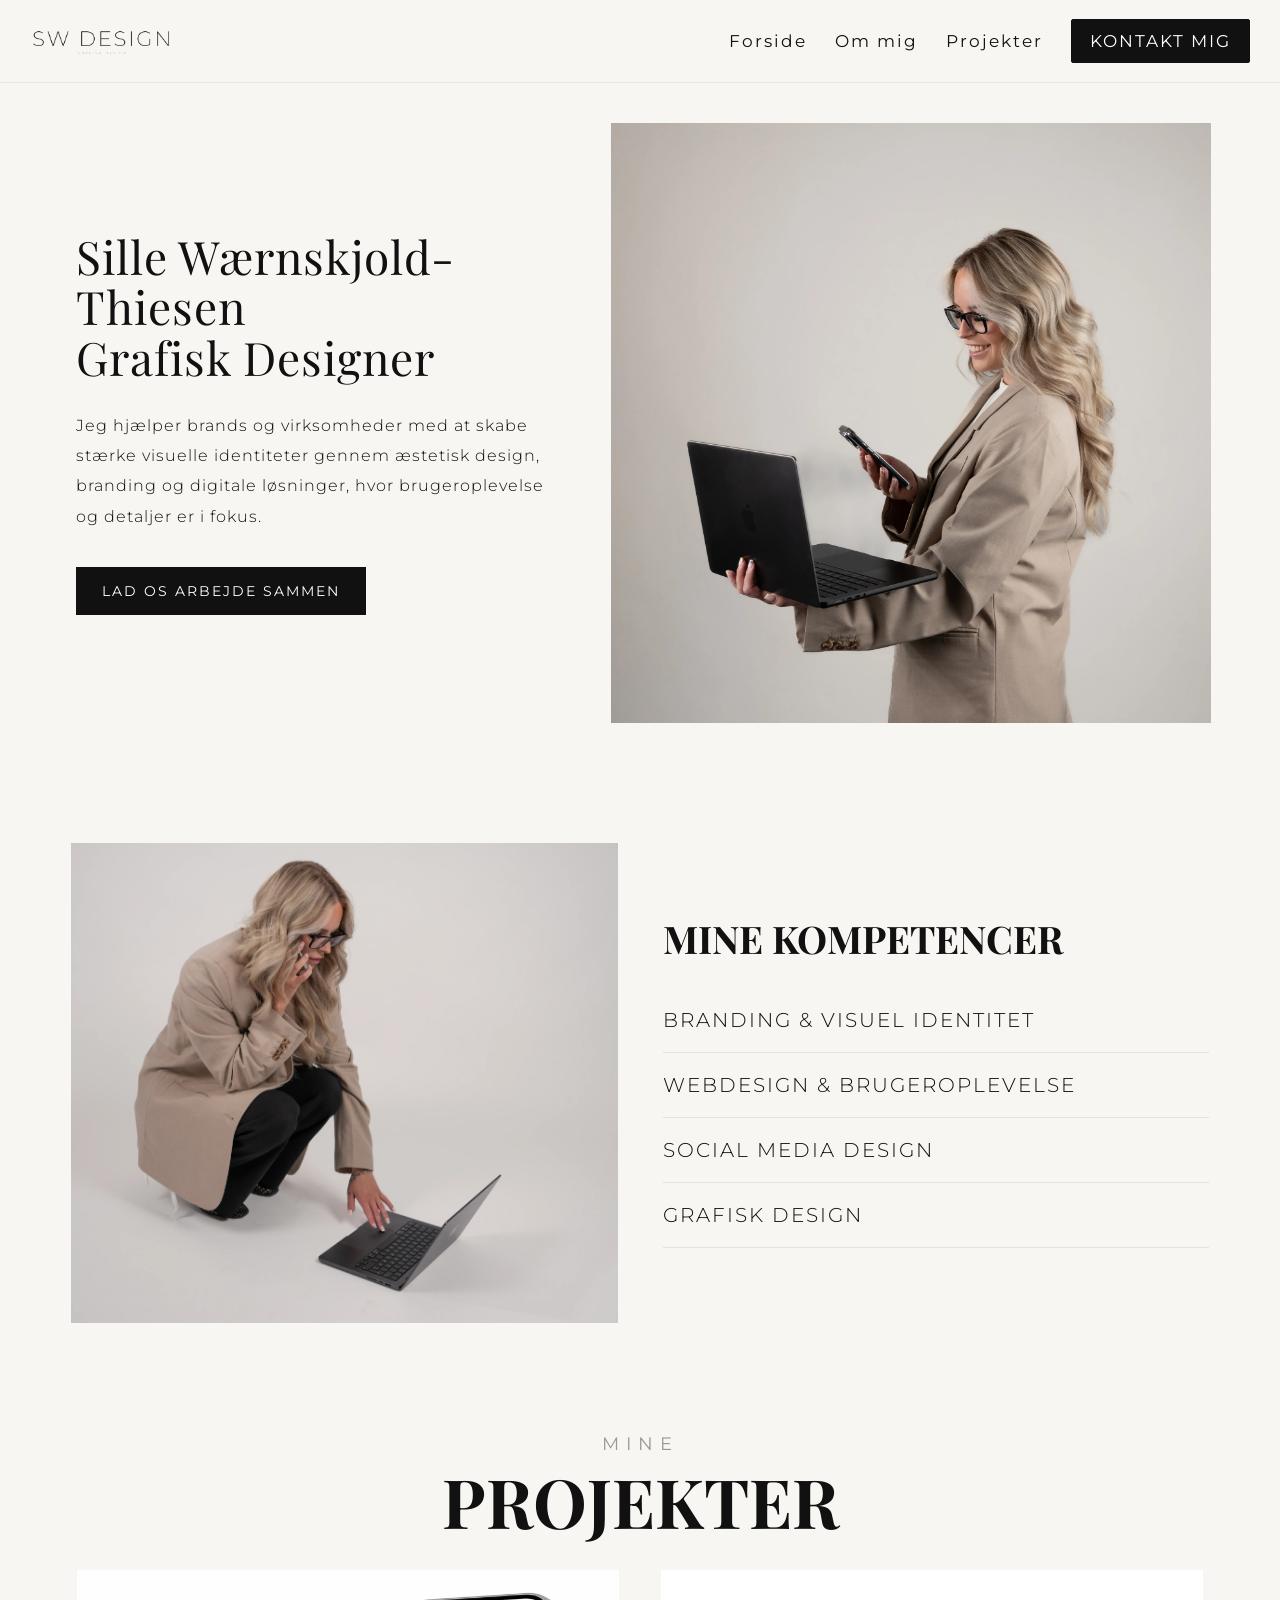
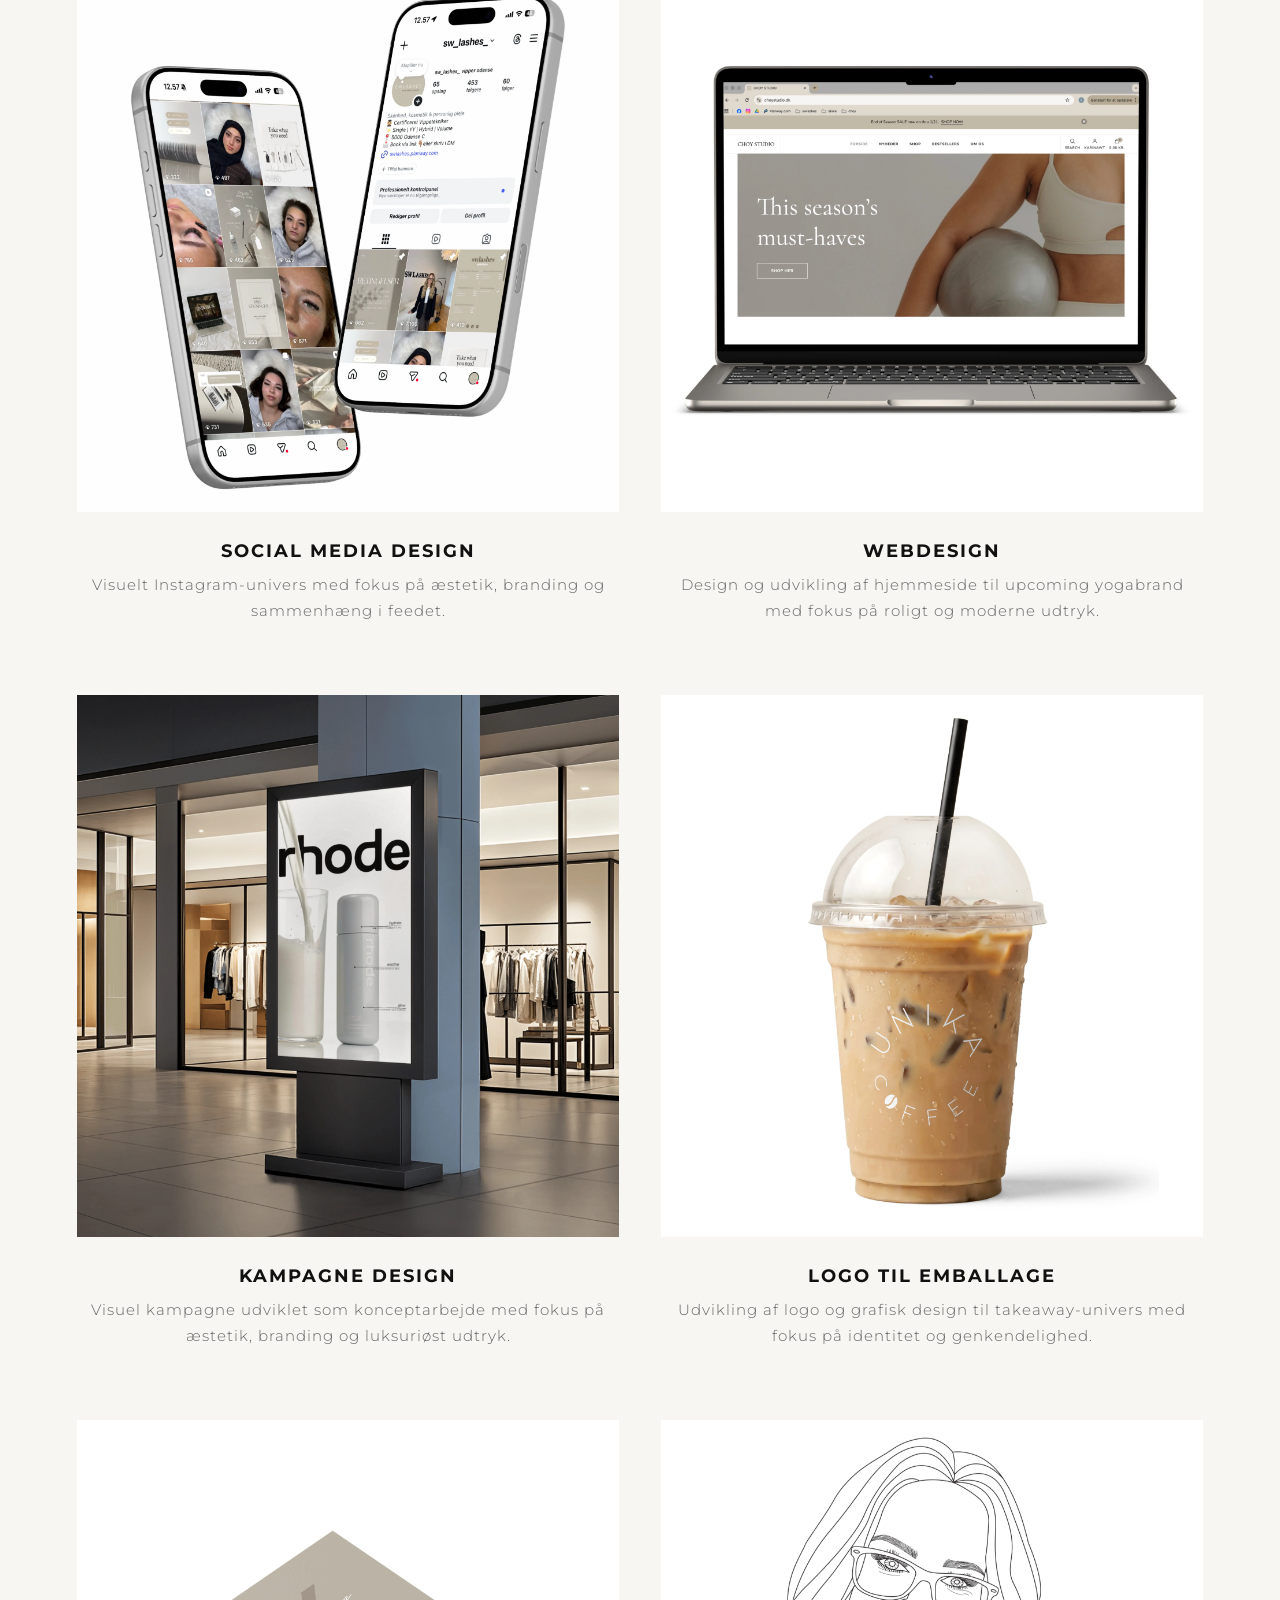
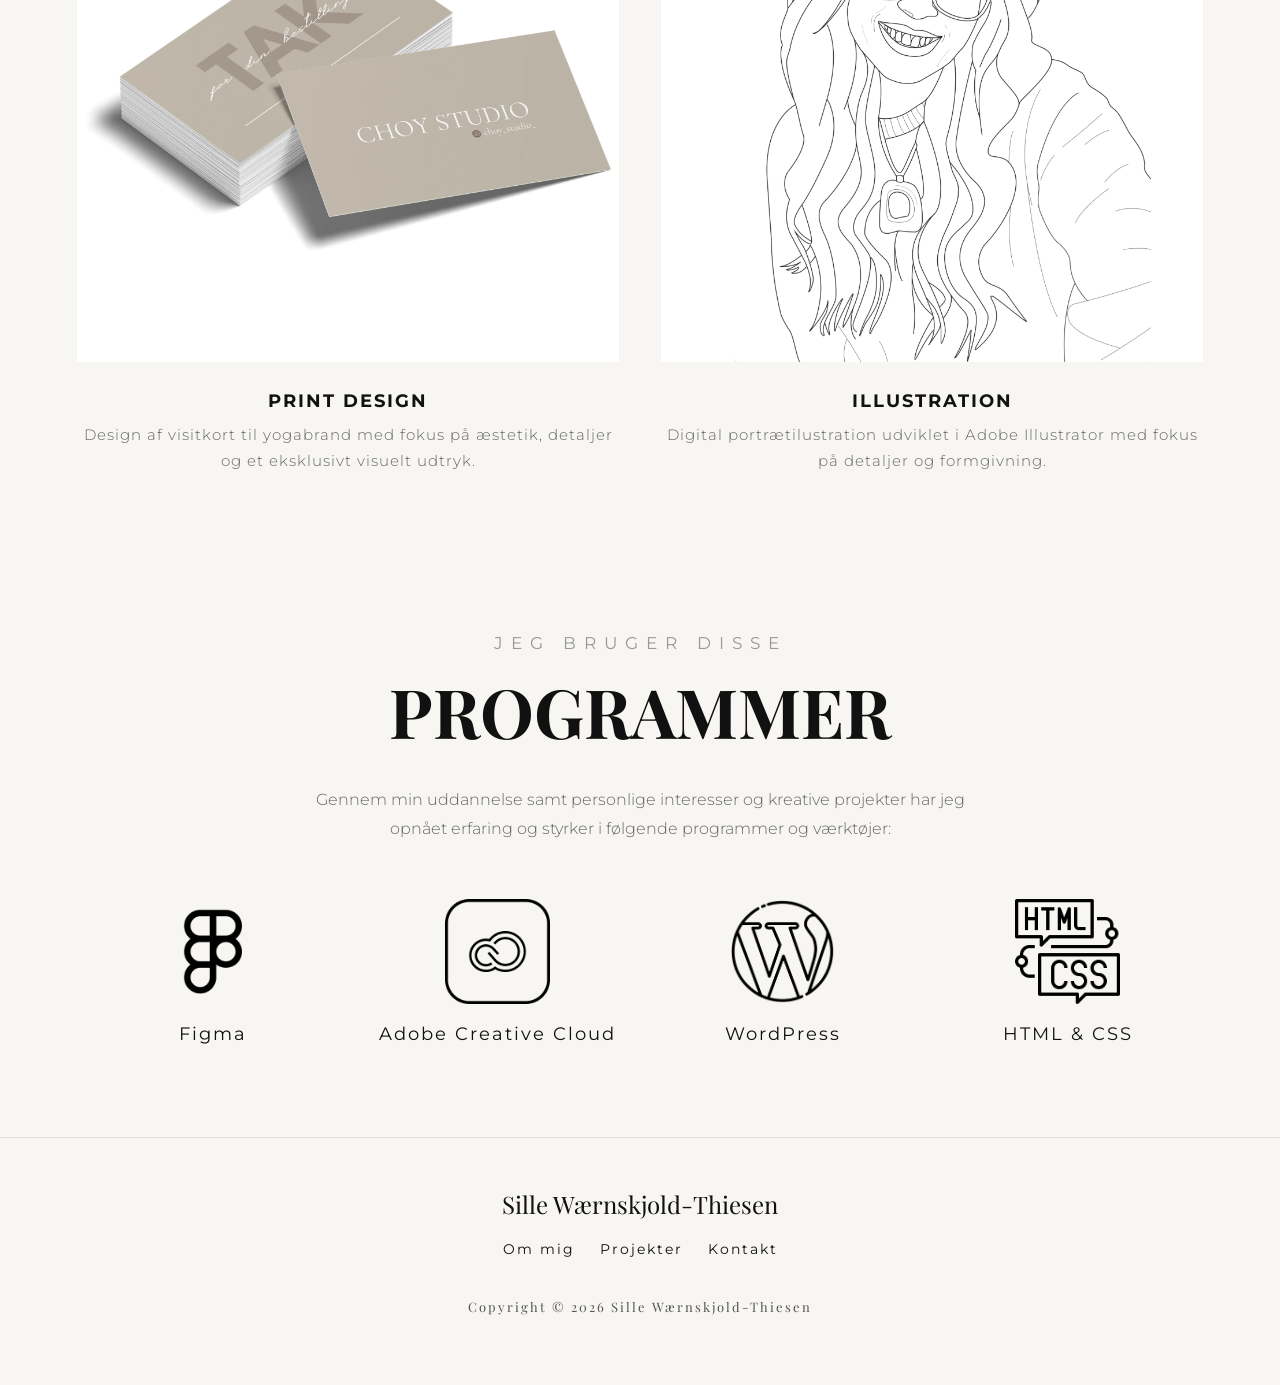
<file: index.html>
<!doctype html>
<html lang="da">
  <!--“da“ betyder hjemmesiden er dansk-->
  <head>
    <!--“UTF-8“ gør, at siden kan vise specialtegn korrekt.-->
    <meta charset="UTF-8" />

    <meta name="viewport" content="width=device-width, initial-scale=1.0" />

    <!--------------------------------------->
    <!-------------GOOGLE FONTS-------------->
    <!--------------------------------------->
    <link rel="preconnect" href="https://fonts.googleapis.com" />
    <link rel="preconnect" href="https://fonts.gstatic.com" crossorigin />
    <link
      href="https://fonts.googleapis.com/css2?family=Montserrat:wght@300;400;500;600&family=Playfair+Display:wght@400;500;600&display=swap"
      rel="stylesheet"
    />
    <!--------------------------------------->
    <!-----------ICONER fra nettet----------->
    <!--------------------------------------->
    <link
      rel="stylesheet"
      href="https://maxst.icons8.com/vue-static/landings/line-awesome/line-awesome/1.3.0/css/line-awesome.min.css"
    />

    <!--------------------------------------->
    <!------------------CSS------------------>
    <!--------------------------------------->
    <link rel="stylesheet" href="style.css?v=25" />
    <!-- Versionsnummer til CSS for at undgå cache-problemer -->

    <title>Forside | Sille Wærnskjold-Thiesen</title>
  </head>

  <body>
    <header class="header">
      <a href="./index.html" class="logo">
        <img src="billeder/logo.webp" alt="Logo" />
      </a>

      <input type="checkbox" id="menu-toggle" />

      <label for="menu-toggle" class="menu-icon">
        <!--span bliver til de tre streger i hamburger-menuen.-->
        <span></span>
        <span></span>
        <span></span>
      </label>

      <nav class="nav">
        <!--class="active" viser hvilken side man er på.-->
        <a href="./index.html" class="active">Forside</a>
        <a href="./ommig.html">Om mig</a>
        <a href="./index.html#projekter">Projekter</a>
        <a href="./kontakt.html">KONTAKT MIG</a>
      </nav>
    </header>

    <main>
      <section class="hero">
        <div class="hero-img"></div>

        <div class="hero-text">
          <h1>Sille Wærnskjold-Thiesen<br />Grafisk Designer</h1>
          <p>
            Jeg hjælper brands og virksomheder med at skabe stærke visuelle
            identiteter gennem æstetisk design, branding og digitale løsninger,
            hvor brugeroplevelse og detaljer er i fokus.
          </p>

          <a href="kontakt.html" class="hero-btn">LAD OS ARBEJDE SAMMEN</a>
        </div>
      </section>

      <!--------------------------------------->
      <!-----------------INFO------------------>
      <!--------------------------------------->
      <section class="info">
        <div class="info-img"></div>
        <div class="info-text">
          <h2>MINE KOMPETENCER</h2>
          <p>BRANDING & VISUEL IDENTITET</p>
          <p>WEBDESIGN & BRUGEROPLEVELSE</p>
          <p>SOCIAL MEDIA DESIGN</p>
          <p>GRAFISK DESIGN</p>
        </div>
      </section>

      <!--------------------------------------->
      <!---------------PROJEKTER--------------->
      <!--------------------------------------->
      <section id="projekter" class="projekter">
        <p class="overline">MINE</p>
        <h2>PROJEKTER</h2>

        <div class="grid">
          <!-- Projektkort bliver klikbart og sender brugeren videre til projektsiden -->
          <a href="instasw.html" class="project-link">
            <article class="project-card">
              <img src="billeder/insta.webp" alt="Projekt 1" />
              <div class="project-text">
                <h3>Social Media Design</h3>
                <p>
                  Visuelt Instagram-univers med fokus på æstetik, branding og
                  sammenhæng i feedet.
                </p>
              </div>
            </article>
          </a>

          <a href="choy.html" class="project-link">
            <article class="project-card">
              <img src="billeder/choy.webp" alt="Projekt 2" />
              <div class="project-text">
                <h3>Webdesign</h3>
                <p>
                  Design og udvikling af hjemmeside til upcoming yogabrand med
                  fokus på roligt og moderne udtryk.
                </p>
              </div>
            </article>
          </a>

          <a href="rhode.html" class="project-link">
            <article class="project-card">
              <img src="billeder/rhode.webp" alt="Projekt 3" />
              <div class="project-text">
                <h3>Kampagne Design</h3>
                <p>
                  Visuel kampagne udviklet som konceptarbejde med fokus på
                  æstetik, branding og luksuriøst udtryk.
                </p>
              </div>
            </article>
          </a>

          <a href="unika.html" class="project-link">
            <article class="project-card">
              <img src="billeder/unika.webp" alt="Projekt 4" />
              <div class="project-text">
                <h3>Logo til emballage</h3>
                <p>
                  Udvikling af logo og grafisk design til takeaway-univers med
                  fokus på identitet og genkendelighed.
                </p>
              </div>
            </article>
          </a>

          <a href="visitkort.html" class="project-link">
            <article class="project-card">
              <img src="billeder/visitkort.webp?v=3" alt="Projekt 5" />
              <div class="project-text">
                <h3>Print Design</h3>
                <p>
                  Design af visitkort til yogabrand med fokus på æstetik,
                  detaljer og et eksklusivt visuelt udtryk.
                </p>
              </div>
            </article>
          </a>

          <a href="pentool.html" class="project-link">
            <article class="project-card">
              <img src="billeder/pentool.webp" alt="Projekt 6" />
              <div class="project-text">
                <h3>Illustration</h3>
                <p>
                  Digital portrætilustration udviklet i Adobe Illustrator med
                  fokus på detaljer og formgivning.
                </p>
              </div>
            </article>
          </a>
        </div>
      </section>

      <!--------------------------------------->
      <!--------------PROGRAMMER--------------->
      <!--------------------------------------->
      <!-- Sektion der viser hvilke programmer og værktøjer jeg arbejder i -->
      <section class="programmer">
        <!-- Lille overline -->
        <p class="overline">JEG BRUGER DISSE</p>

        <!-- Overskrift -->
        <h2>PROGRAMMER</h2>

        <!-- Beskrivende tekst -->
        <p class="programmer-text">
          Gennem min uddannelse samt personlige interesser og kreative projekter
          har jeg opnået erfaring og styrker i følgende programmer og værktøjer:
        </p>

        <!-- Grid med programmer -->
        <div class="program-grid">
          <!-- Programkort -->
          <div class="program-card">
            <img src="billeder/figma.webp" alt="Figma logo" />
            <p>Figma</p>
          </div>

          <div class="program-card">
            <img src="billeder/creativecloud.webp" alt="Creative Cloud logo" />
            <p>Adobe Creative Cloud</p>
          </div>

          <div class="program-card">
            <img src="billeder/wordpress.webp" alt="WordPress logo" />
            <p>WordPress</p>
          </div>

          <div class="program-card">
            <img src="billeder/coding.webp" alt="HTML og CSS logo" />
            <p>HTML & CSS</p>
          </div>
        </div>
      </section>
    </main>

    <!--------------------------------------->
    <!-----------------FOOTER---------------->
    <!--------------------------------------->
    <footer class="footer">
      <p>Sille Wærnskjold-Thiesen</p>

      <div class="footer-links">
        <a href="./ommig.html">Om mig</a>
        <a href="./index.html#projekter">Projekter</a>
        <a href="./kontakt.html">Kontakt</a>
      </div>

      <div class="footer-bottom">
        <p>Copyright © 2026 Sille Wærnskjold-Thiesen</p>
      </div>
    </footer>
  </body>
</html>
</file>
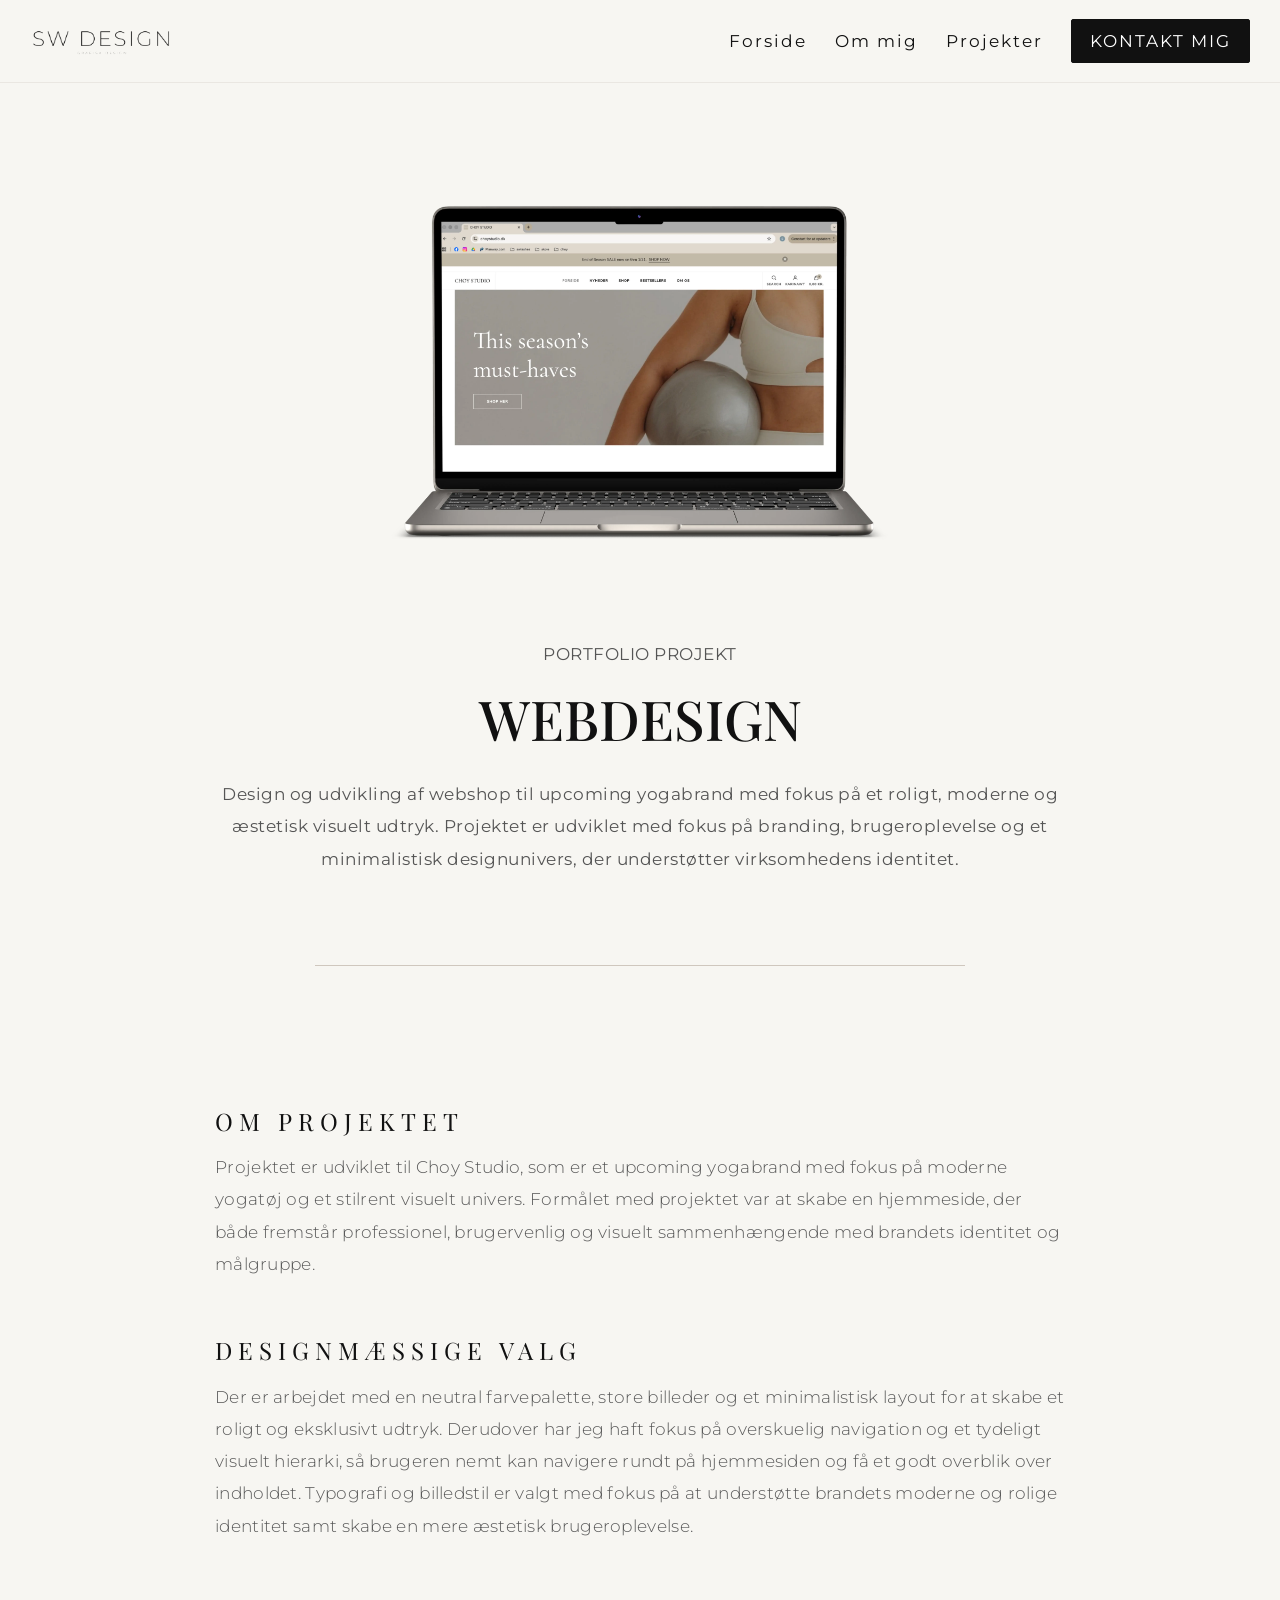
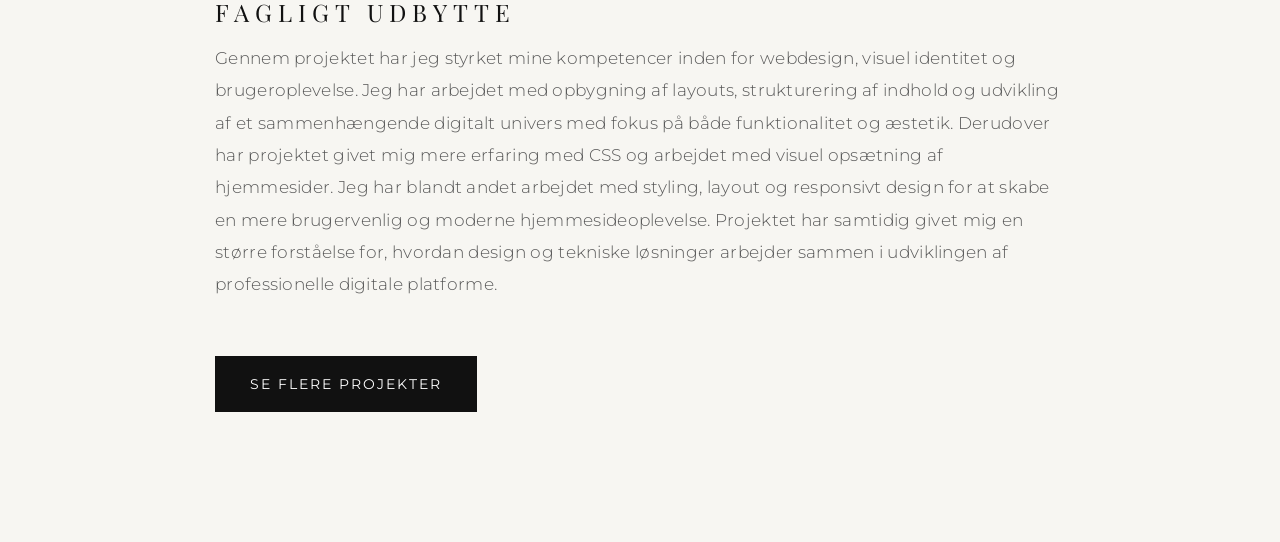
<file: choy.html>
<!doctype html>
<html lang="da">
  <!--“da“ betyder hjemmesiden er dansk-->
  <head>
    <!--“UTF-8“ gør, at siden kan vise specialtegn korrekt.-->
    <meta charset="UTF-8" />
    <meta name="viewport" content="width=device-width, initial-scale=1.0" />

    <!--------------------------------------->
    <!-------------GOOGLE FONTS-------------->
    <!--------------------------------------->
    <link rel="preconnect" href="https://fonts.googleapis.com" />
    <link rel="preconnect" href="https://fonts.gstatic.com" crossorigin />
    <link
      href="https://fonts.googleapis.com/css2?family=Montserrat:wght@300;400;500;600&family=Playfair+Display:wght@400;500;600&display=swap"
      rel="stylesheet"
    />
    <!--------------------------------------->
    <!-----------ICONER fra nettet----------->
    <!--------------------------------------->
    <link
      rel="stylesheet"
      href="https://maxst.icons8.com/vue-static/landings/line-awesome/line-awesome/1.3.0/css/line-awesome.min.css"
    />

    <!--------------------------------------->
    <!------------------CSS------------------>
    <!--------------------------------------->
    <link rel="stylesheet" href="style.css?v=25" />

    <title>Projektside</title>
  </head>

  <body>
    <header class="header">
      <a href="./index.html" class="logo">
        <img src="billeder/logo.webp" alt="Logo" />
      </a>

      <input type="checkbox" id="menu-toggle" />

      <label for="menu-toggle" class="menu-icon">
        <!--span bliver til de tre streger i hamburger-menuen.-->
        <span></span>
        <span></span>
        <span></span>
      </label>

      <nav class="nav">
        <!--class="active" viser hvilken side man er på.-->
        <a href="./index.html" class="active">Forside</a>
        <a href="./ommig.html">Om mig</a>
        <a href="./index.html#projekter">Projekter</a>
        <a href="./kontakt.html">KONTAKT MIG</a>
      </nav>
    </header>

    <main>
      <section class="ppage-hero">
        <div class="ppage-image">
          <img src="billeder/choyg.webp" alt="Social media design projekt" />
        </div>

        <div class="ppage-text">
          <p class="ppage-label">Portfolio projekt</p>

          <h1>Webdesign</h1>

          <p>
            Design og udvikling af webshop til upcoming yogabrand med fokus på
            et roligt, moderne og æstetisk visuelt udtryk. Projektet er udviklet
            med fokus på branding, brugeroplevelse og et minimalistisk
            designunivers, der understøtter virksomhedens identitet.
          </p>
        </div>
      </section>

      <div class="ppage-divider"></div>

      <section class="ppage-content">
        <div class="ppage-box">
          <h2>Om projektet</h2>
          <p>
            Projektet er udviklet til Choy Studio, som er et upcoming yogabrand
            med fokus på moderne yogatøj og et stilrent visuelt univers.
            Formålet med projektet var at skabe en hjemmeside, der både fremstår
            professionel, brugervenlig og visuelt sammenhængende med brandets
            identitet og målgruppe.
          </p>
        </div>

        <div class="ppage-box">
          <h2>Designmæssige valg</h2>
          <p>
            Der er arbejdet med en neutral farvepalette, store billeder og et
            minimalistisk layout for at skabe et roligt og eksklusivt udtryk.
            Derudover har jeg haft fokus på overskuelig navigation og et
            tydeligt visuelt hierarki, så brugeren nemt kan navigere rundt på
            hjemmesiden og få et godt overblik over indholdet. Typografi og
            billedstil er valgt med fokus på at understøtte brandets moderne og
            rolige identitet samt skabe en mere æstetisk brugeroplevelse.
          </p>
        </div>

        <div class="ppage-box">
          <h2>Fagligt udbytte</h2>
          <p>
            Gennem projektet har jeg styrket mine kompetencer inden for
            webdesign, visuel identitet og brugeroplevelse. Jeg har arbejdet med
            opbygning af layouts, strukturering af indhold og udvikling af et
            sammenhængende digitalt univers med fokus på både funktionalitet og
            æstetik. Derudover har projektet givet mig mere erfaring med CSS og
            arbejdet med visuel opsætning af hjemmesider. Jeg har blandt andet
            arbejdet med styling, layout og responsivt design for at skabe en
            mere brugervenlig og moderne hjemmesideoplevelse. Projektet har
            samtidig givet mig en større forståelse for, hvordan design og
            tekniske løsninger arbejder sammen i udviklingen af professionelle
            digitale platforme.
          </p>

          <a href="index.html#projekter" class="hero-btn">
            Se flere projekter
          </a>
        </div>
      </section>
    </main>
  </body>
</html>
</file>
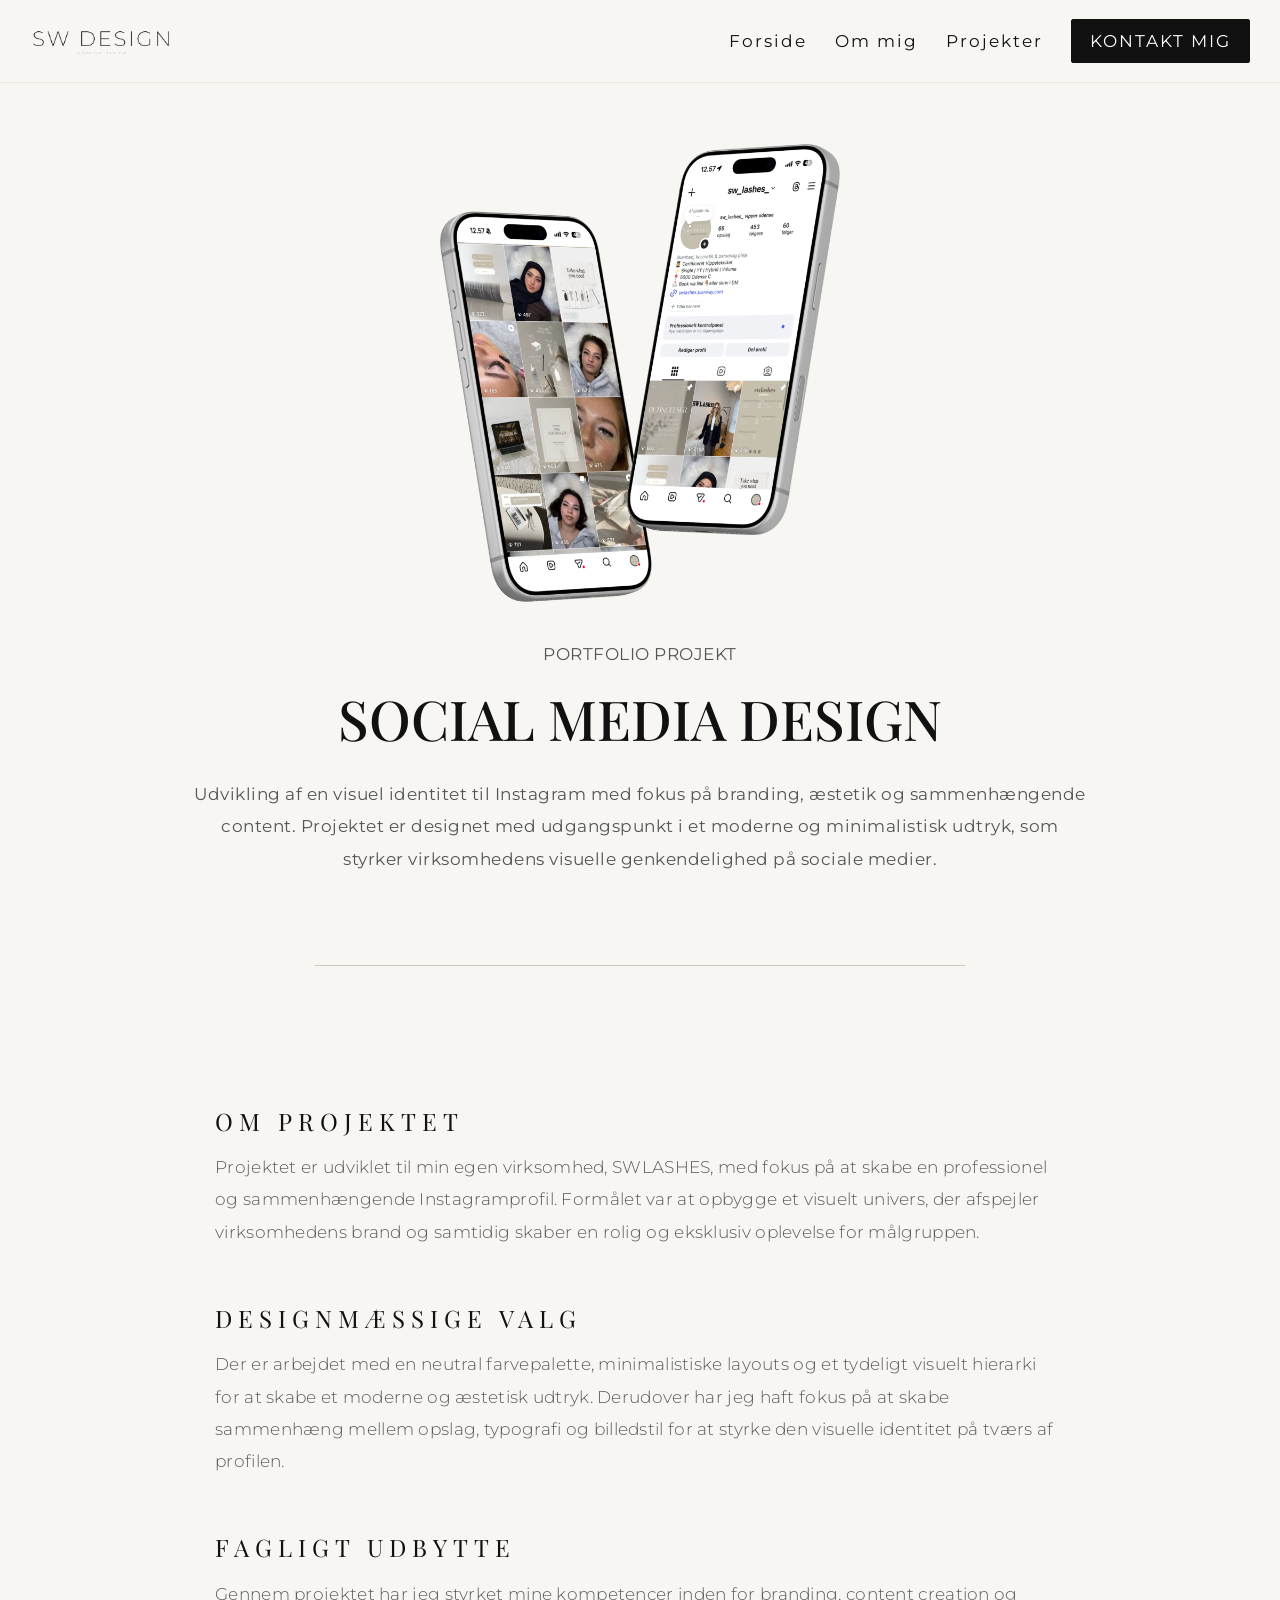
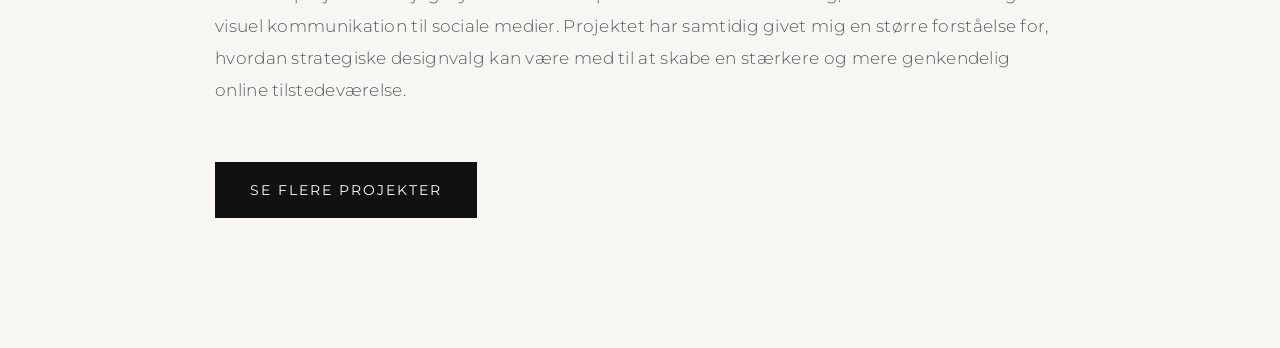
<file: instasw.html>
<!doctype html>
<html lang="da">
  <!--“da“ betyder hjemmesiden er dansk-->
  <head>
    <!--“UTF-8“ gør, at siden kan vise specialtegn korrekt.-->
    <meta charset="UTF-8" />
    <meta name="viewport" content="width=device-width, initial-scale=1.0" />

    <!--------------------------------------->
    <!-------------GOOGLE FONTS-------------->
    <!--------------------------------------->
    <link rel="preconnect" href="https://fonts.googleapis.com" />
    <link rel="preconnect" href="https://fonts.gstatic.com" crossorigin />
    <link
      href="https://fonts.googleapis.com/css2?family=Montserrat:wght@300;400;500;600&family=Playfair+Display:wght@400;500;600&display=swap"
      rel="stylesheet"
    />
    <!--------------------------------------->
    <!-----------ICONER fra nettet----------->
    <!--------------------------------------->
    <link
      rel="stylesheet"
      href="https://maxst.icons8.com/vue-static/landings/line-awesome/line-awesome/1.3.0/css/line-awesome.min.css"
    />

    <!--------------------------------------->
    <!------------------CSS------------------>
    <!--------------------------------------->
    <link rel="stylesheet" href="style.css?v=25" />

    <title>Projektside</title>
  </head>

  <body>
    <header class="header">
      <a href="./index.html" class="logo">
        <img src="billeder/logo.webp" alt="Logo" />
      </a>

      <input type="checkbox" id="menu-toggle" />

      <label for="menu-toggle" class="menu-icon">
        <!--span bliver til de tre streger i hamburger-menuen.-->
        <span></span>
        <span></span>
        <span></span>
      </label>

      <nav class="nav">
        <!--class="active" viser hvilken side man er på.-->
        <a href="./index.html" class="active">Forside</a>
        <a href="./ommig.html">Om mig</a>
        <a href="./index.html#projekter">Projekter</a>
        <a href="./kontakt.html">KONTAKT MIG</a>
      </nav>
    </header>

    <main>
      <section class="ppage-hero">
        <div class="ppage-image">
          <img
            src="billeder/instagennemsigtig.webp"
            alt="Social media design projekt"
          />
        </div>

        <div class="ppage-text">
          <p class="ppage-label">Portfolio projekt</p>

          <h1>Social Media Design</h1>

          <p>
            Udvikling af en visuel identitet til Instagram med fokus på
            branding, æstetik og sammenhængende content. Projektet er designet
            med udgangspunkt i et moderne og minimalistisk udtryk, som styrker
            virksomhedens visuelle genkendelighed på sociale medier.
          </p>
        </div>
      </section>

      <div class="ppage-divider"></div>

      <section class="ppage-content">
        <div class="ppage-box">
          <h2>Om projektet</h2>
          <p>
            Projektet er udviklet til min egen virksomhed, SWLASHES, med fokus
            på at skabe en professionel og sammenhængende Instagramprofil.
            Formålet var at opbygge et visuelt univers, der afspejler
            virksomhedens brand og samtidig skaber en rolig og eksklusiv
            oplevelse for målgruppen.
          </p>
        </div>

        <div class="ppage-box">
          <h2>Designmæssige valg</h2>
          <p>
            Der er arbejdet med en neutral farvepalette, minimalistiske layouts
            og et tydeligt visuelt hierarki for at skabe et moderne og æstetisk
            udtryk. Derudover har jeg haft fokus på at skabe sammenhæng mellem
            opslag, typografi og billedstil for at styrke den visuelle identitet
            på tværs af profilen.
          </p>
        </div>

        <div class="ppage-box">
          <h2>Fagligt udbytte</h2>
          <p>
            Gennem projektet har jeg styrket mine kompetencer inden for
            branding, content creation og visuel kommunikation til sociale
            medier. Projektet har samtidig givet mig en større forståelse for,
            hvordan strategiske designvalg kan være med til at skabe en stærkere
            og mere genkendelig online tilstedeværelse.
          </p>

          <a href="index.html#projekter" class="hero-btn">
            Se flere projekter
          </a>
        </div>
      </section>
    </main>
  </body>
</html>
</file>
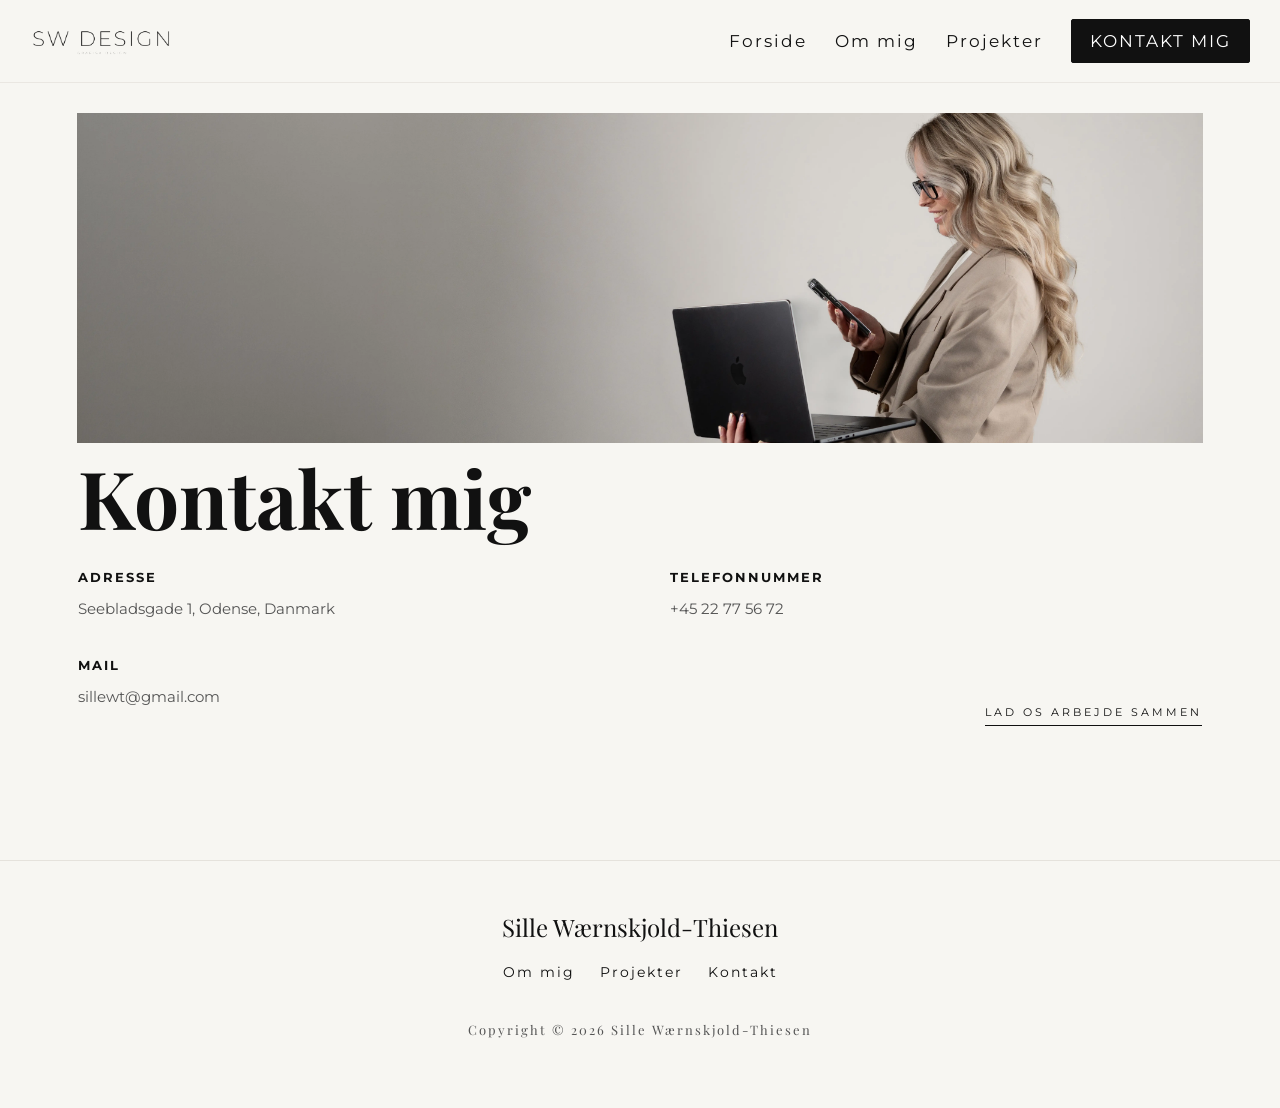
<file: kontakt.html>
<!doctype html>
<html lang="da">
  <!--da betyder hjemmesiden er dansk-->
  <head>
    <!--“UTF-8“ gør, at siden kan vise specialtegn korrekt.-->
    <meta charset="UTF-8" />

    <meta name="viewport" content="width=device-width, initial-scale=1.0" />

    <!--------------------------------------->
    <!-------------GOOGLE FONTS-------------->
    <!--------------------------------------->
    <link rel="preconnect" href="https://fonts.googleapis.com" />
    <link rel="preconnect" href="https://fonts.gstatic.com" crossorigin />
    <link
      href="https://fonts.googleapis.com/css2?family=Montserrat:wght@300;400;500;600&family=Playfair+Display:wght@400;500;600&display=swap"
      rel="stylesheet"
    />

    <!--------------------------------------->
    <!-----------ICONER fra nettet----------->
    <!--------------------------------------->
    <link
      rel="stylesheet"
      href="https://maxst.icons8.com/vue-static/landings/line-awesome/line-awesome/1.3.0/css/line-awesome.min.css"
    />

    <!--------------------------------------->
    <!------------------CSS------------------>
    <!--------------------------------------->
    <link rel="stylesheet" href="style.css?v=25" />
    <!-- Versionsnummer til CSS for at undgå cache-problemer -->

    <title>Kontakt | Sille Wærnskjold-Thiesen</title>
  </head>

  <body>
    <!-- HEADER -->
    <header class="header">
      <a href="./index.html" class="logo">
        <img src="billeder/logo.webp" alt="Logo" />
      </a>

      <input type="checkbox" id="menu-toggle" />

      <label for="menu-toggle" class="menu-icon">
        <!--span bliver til de tre streger i hamburger-menuen.-->
        <span></span>
        <span></span>
        <span></span>
      </label>

      <nav class="nav">
        <a href="index.html">Forside</a>
        <a href="ommig.html">Om mig</a>
        <a href="./index.html#projekter">Projekter</a>
        <!--class="active" viser hvilken side man er på.-->
        <a href="kontakt.html" class="active">KONTAKT MIG</a>
      </nav>
    </header>

    <main>
      <!-- KONTAKT -->
      <section class="kontakt">
        <div class="kontakt-img"></div>

        <div class="kontakt-content">
          <h1>Kontakt mig</h1>

          <div class="kontakt-items">
            <div class="kontakt-item">
              <h2>Adresse</h2>
              <p>Seebladsgade 1, Odense, Danmark</p>
            </div>

            <div class="kontakt-item">
              <h2>Mail</h2>
              <p>sillewt@gmail.com</p>
            </div>

            <div class="kontakt-item">
              <h2>Telefonnummer</h2>
              <p>+45 22 77 56 72</p>
            </div>
          </div>

          <div class="kontakt-bottom">
            <div class="kontakt-icons">
              <a href="https://www.facebook.com/sille.thiesen" target="_blank">
                <i class="lab la-facebook"></i>
              </a>

              <a href="https://www.instagram.com/sillethiesen/" target="_blank">
                <i class="lab la-instagram"></i>
              </a>

              <a
                href="https://www.linkedin.com/in/sille-w%C3%A6rnskjold-thiesen-27475b203/"
                target="_blank"
              >
                <i class="lab la-linkedin"></i>
              </a>
            </div>

            <!-- mailto: gør at der åbnes en mail til den mailadresse der står bagefter -->
            <!-- ?subject= bruges til at tilføje en emnelinje automatisk i mailen. -->
            <!-- %20 betyder mellemrum i URL’er -->
            <a
              href="mailto:sillewt@gmail.com?subject=Forespørgsel%20fra%20portfolio"
              class="kontakt-cta"
            >
              lad os arbejde sammen
            </a>
          </div>
        </div>
      </section>
    </main>
    <footer class="footer">
      <p>Sille Wærnskjold-Thiesen</p>

      <div class="footer-links">
        <a href="./ommig.html">Om mig</a>
        <a href="./index.html#projekter">Projekter</a>
        <a href="./kontakt.html">Kontakt</a>
      </div>

      <div class="footer-bottom">
        <p>Copyright © 2026 Sille Wærnskjold-Thiesen</p>
      </div>
    </footer>
  </body>
</html>
</file>
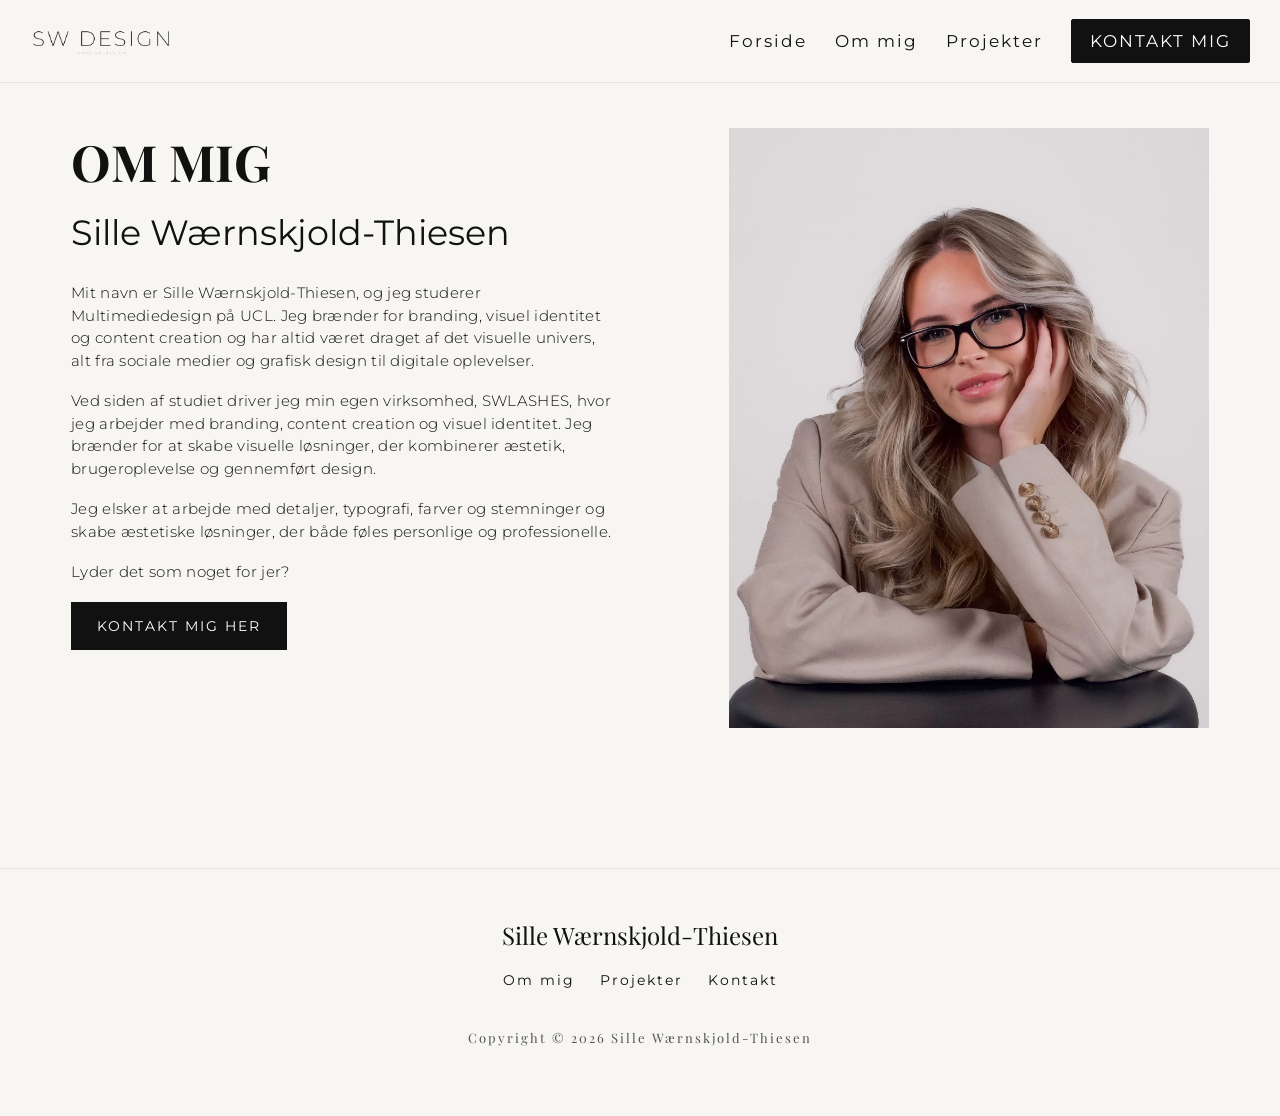
<file: ommig.html>
<!doctype html>
<html lang="da">
  <!--da betyder hjemmesiden er dansk-->
  <head>
    <!--“UTF-8“ gør, at siden kan vise specialtegn korrekt.-->
    <meta charset="UTF-8" />

    <meta name="viewport" content="width=device-width, initial-scale=1.0" />

    <!--------------------------------------->
    <!-------------GOOGLE FONTS-------------->
    <!--------------------------------------->
    <link rel="preconnect" href="https://fonts.googleapis.com" />
    <link rel="preconnect" href="https://fonts.gstatic.com" crossorigin />

    <link
      href="https://fonts.googleapis.com/css2?family=Montserrat:wght@300;400;500;600&family=Playfair+Display:wght@400;500;600&display=swap"
      rel="stylesheet"
    />

    <!--------------------------------------->
    <!-----------ICONER fra nettet----------->
    <!--------------------------------------->
    <link
      rel="stylesheet"
      href="https://maxst.icons8.com/vue-static/landings/line-awesome/line-awesome/1.3.0/css/line-awesome.min.css"
    />

    <!--------------------------------------->
    <!------------------CSS------------------>
    <!--------------------------------------->
    <link rel="stylesheet" href="style.css?v=25" />
    <!-- Versionsnummer til CSS for at undgå cache-problemer -->

    <title>Om mig | Sille Wærnskjold-Thiesen</title>
  </head>

  <body>
    <!-- HEADER -->
    <header class="header">
      <a href="./index.html" class="logo">
        <img src="billeder/logo.webp" alt="Logo" />
      </a>

      <input type="checkbox" id="menu-toggle" />

      <label for="menu-toggle" class="menu-icon">
        <!--span bliver til de tre streger i hamburger-menuen.-->
        <span></span>
        <span></span>
        <span></span>
      </label>

      <nav class="nav">
        <a href="index.html">Forside</a>
        <!--class="active" viser hvilken side man er på.-->
        <a href="ommig.html" class="active">Om mig</a>
        <a href="./index.html#projekter">Projekter</a>
        <a href="kontakt.html">KONTAKT MIG</a>
      </nav>
    </header>

    <main>
      <!-- OM MIG -->
      <section class="about-page">
        <!-- TEKST -->
        <div class="about-text">
          <h1>OM MIG</h1>

          <h2>Sille Wærnskjold-Thiesen</h2>

          <p>
            Mit navn er Sille Wærnskjold-Thiesen, og jeg studerer
            Multimediedesign på UCL. Jeg brænder for branding, visuel identitet
            og content creation og har altid været draget af det visuelle
            univers, alt fra sociale medier og grafisk design til digitale
            oplevelser.
          </p>

          <p>
            Ved siden af studiet driver jeg min egen virksomhed, SWLASHES, hvor
            jeg arbejder med branding, content creation og visuel identitet. Jeg
            brænder for at skabe visuelle løsninger, der kombinerer æstetik,
            brugeroplevelse og gennemført design.
          </p>

          <p>
            Jeg elsker at arbejde med detaljer, typografi, farver og stemninger
            og skabe æstetiske løsninger, der både føles personlige og
            professionelle.
          </p>

          <p>Lyder det som noget for jer?</p>

          <a href="kontakt.html" class="hero-btn"> KONTAKT MIG HER </a>
        </div>

        <!-- BILLEDE -->
        <div class="about-img"></div>
      </section>
    </main>
    <footer class="footer">
      <p>Sille Wærnskjold-Thiesen</p>

      <div class="footer-links">
        <a href="./ommig.html">Om mig</a>
        <a href="./index.html#projekter">Projekter</a>
        <a href="./kontakt.html">Kontakt</a>
      </div>

      <div class="footer-bottom">
        <p>Copyright © 2026 Sille Wærnskjold-Thiesen</p>
      </div>
    </footer>
  </body>
</html>
</file>
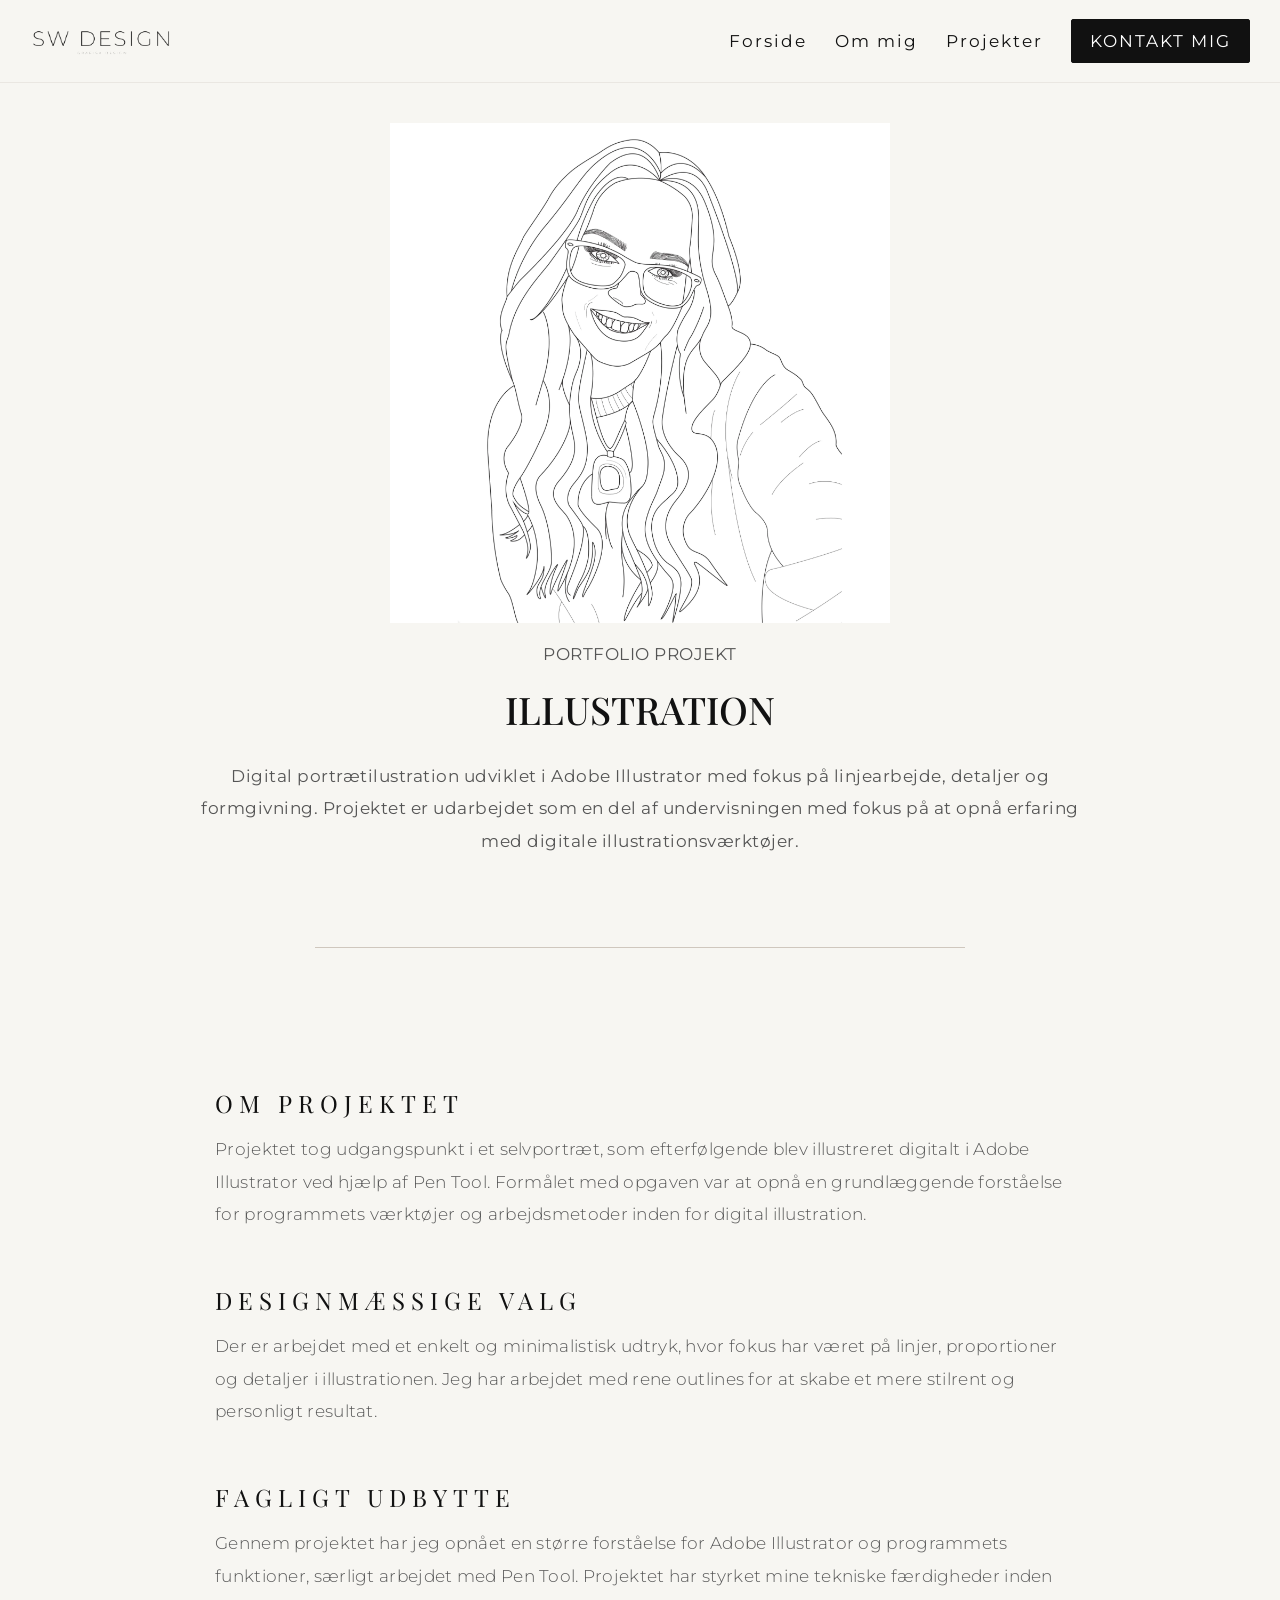
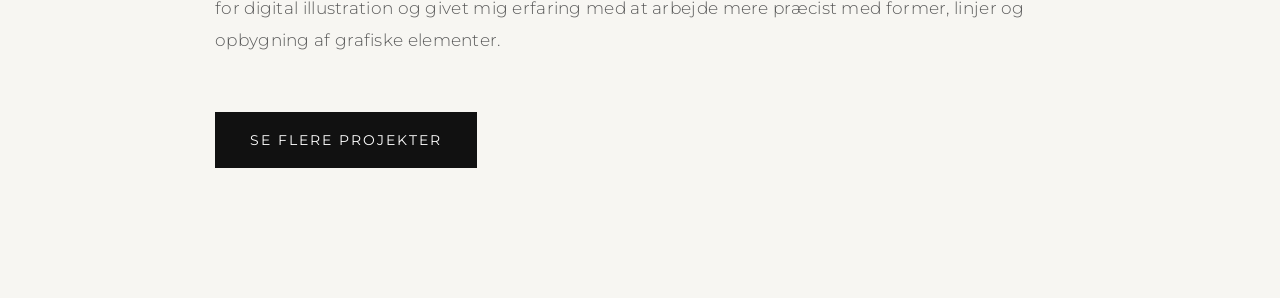
<file: pentool.html>
<!doctype html>
<html lang="da">
  <!--“da“ betyder hjemmesiden er dansk-->
  <head>
    <!--“UTF-8“ gør, at siden kan vise specialtegn korrekt.-->
    <meta charset="UTF-8" />
    <meta name="viewport" content="width=device-width, initial-scale=1.0" />

    <!--------------------------------------->
    <!-------------GOOGLE FONTS-------------->
    <!--------------------------------------->
    <link rel="preconnect" href="https://fonts.googleapis.com" />
    <link rel="preconnect" href="https://fonts.gstatic.com" crossorigin />
    <link
      href="https://fonts.googleapis.com/css2?family=Montserrat:wght@300;400;500;600&family=Playfair+Display:wght@400;500;600&display=swap"
      rel="stylesheet"
    />
    <!--------------------------------------->
    <!-----------ICONER fra nettet----------->
    <!--------------------------------------->
    <link
      rel="stylesheet"
      href="https://maxst.icons8.com/vue-static/landings/line-awesome/line-awesome/1.3.0/css/line-awesome.min.css"
    />

    <!--------------------------------------->
    <!------------------CSS------------------>
    <!--------------------------------------->
    <link rel="stylesheet" href="style.css?v=25" />

    <title>Projektside</title>
  </head>

  <body>
    <header class="header">
      <a href="./index.html" class="logo">
        <img src="billeder/logo.webp" alt="Logo" />
      </a>

      <input type="checkbox" id="menu-toggle" />

      <label for="menu-toggle" class="menu-icon">
        <!--span bliver til de tre streger i hamburger-menuen.-->
        <span></span>
        <span></span>
        <span></span>
      </label>

      <nav class="nav">
        <!--class="active" viser hvilken side man er på.-->
        <a href="./index.html" class="active">Forside</a>
        <a href="./ommig.html">Om mig</a>
        <a href="./index.html#projekter">Projekter</a>
        <a href="./kontakt.html">KONTAKT MIG</a>
      </nav>
    </header>

    <main>
      <section class="ppage-hero">
        <div class="ppage-image">
          <img src="billeder/pentool.webp" alt="Social media design projekt" />
        </div>

        <div class="ppage-text">
          <p class="ppage-label">Portfolio projekt</p>

          <h1 class="illustration-title">ILLUSTRATION</h1>

          <p>
            Digital portrætilustration udviklet i Adobe Illustrator med fokus på
            linjearbejde, detaljer og formgivning. Projektet er udarbejdet som
            en del af undervisningen med fokus på at opnå erfaring med digitale
            illustrationsværktøjer.
          </p>
        </div>
      </section>

      <div class="ppage-divider"></div>

      <section class="ppage-content">
        <div class="ppage-box">
          <h2>Om projektet</h2>
          <p>
            Projektet tog udgangspunkt i et selvportræt, som efterfølgende blev
            illustreret digitalt i Adobe Illustrator ved hjælp af Pen Tool.
            Formålet med opgaven var at opnå en grundlæggende forståelse for
            programmets værktøjer og arbejdsmetoder inden for digital
            illustration.
          </p>
        </div>

        <div class="ppage-box">
          <h2>Designmæssige valg</h2>
          <p>
            Der er arbejdet med et enkelt og minimalistisk udtryk, hvor fokus
            har været på linjer, proportioner og detaljer i illustrationen. Jeg
            har arbejdet med rene outlines for at skabe et mere stilrent og
            personligt resultat.
          </p>
        </div>

        <div class="ppage-box">
          <h2>Fagligt udbytte</h2>
          <p>
            Gennem projektet har jeg opnået en større forståelse for Adobe
            Illustrator og programmets funktioner, særligt arbejdet med Pen
            Tool. Projektet har styrket mine tekniske færdigheder inden for
            digital illustration og givet mig erfaring med at arbejde mere
            præcist med former, linjer og opbygning af grafiske elementer.
          </p>

          <a href="index.html#projekter" class="hero-btn">
            Se flere projekter
          </a>
        </div>
      </section>
    </main>
  </body>
</html>
</file>
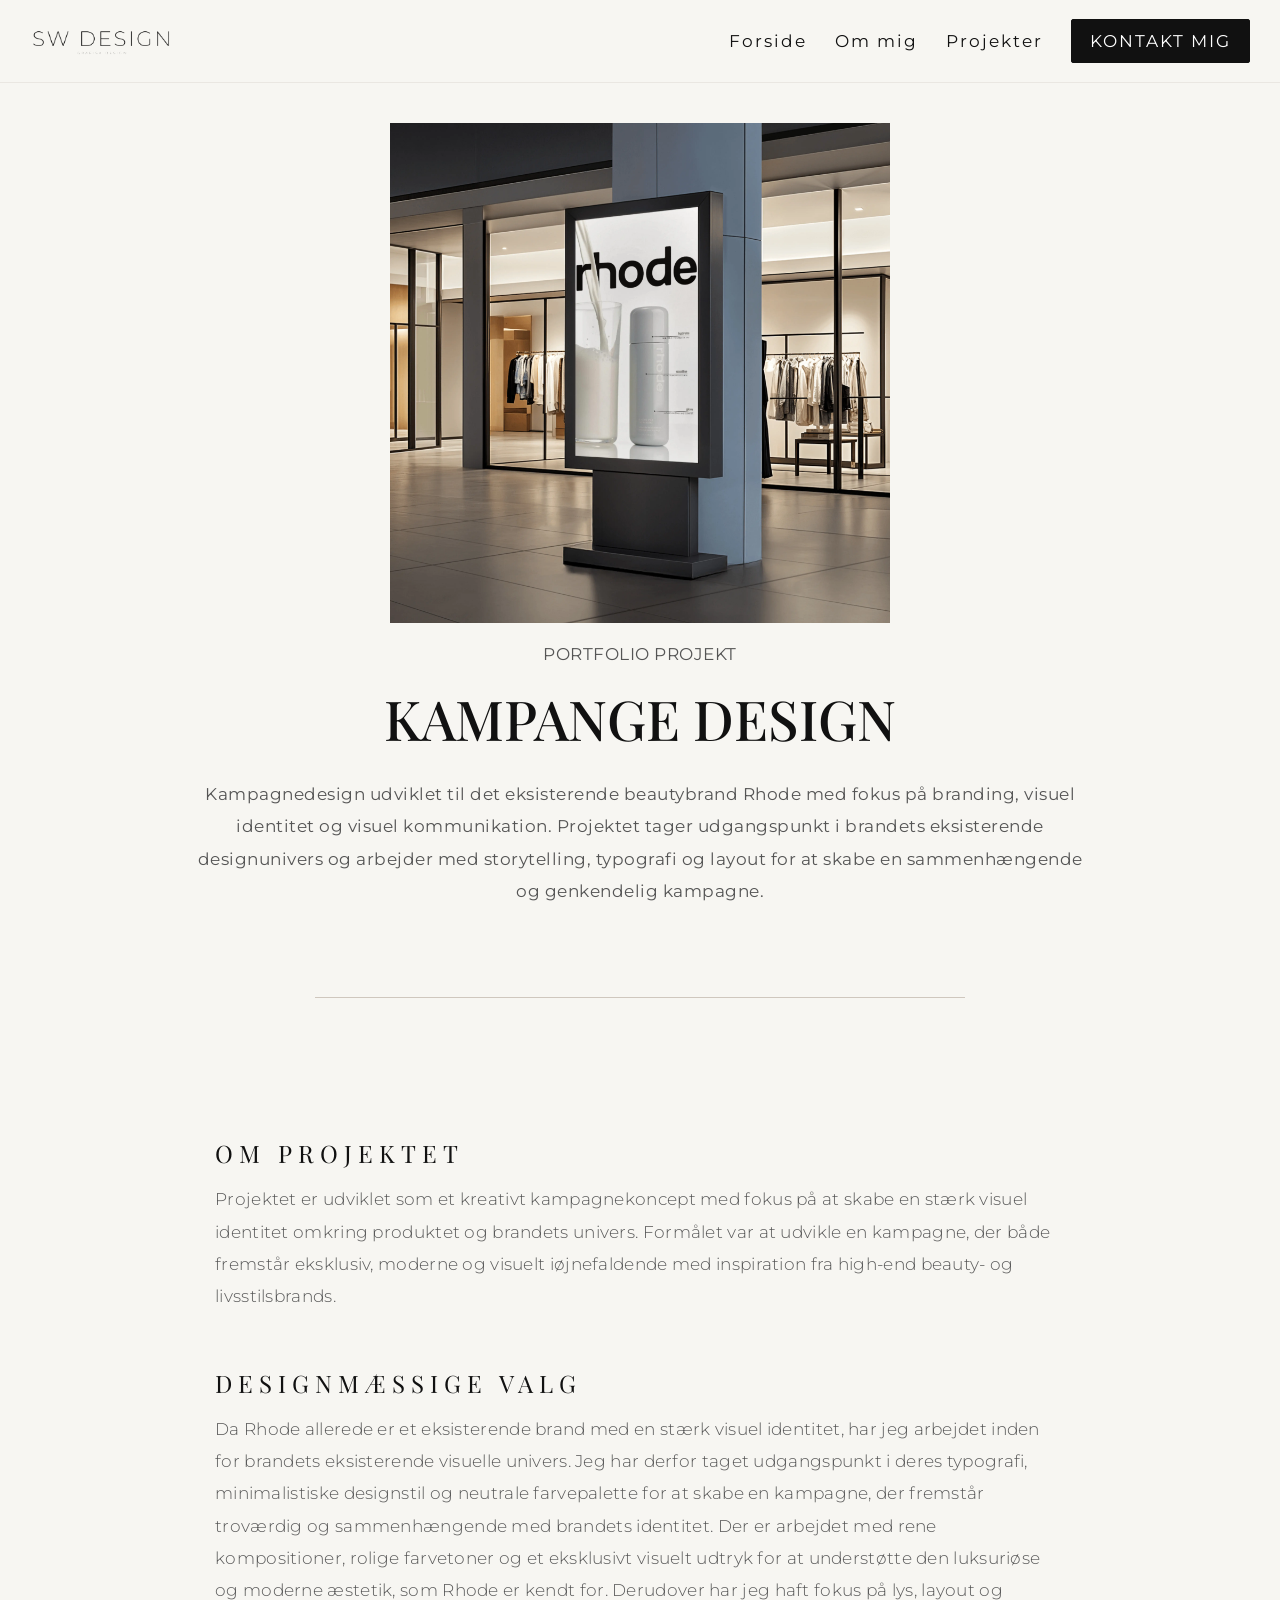
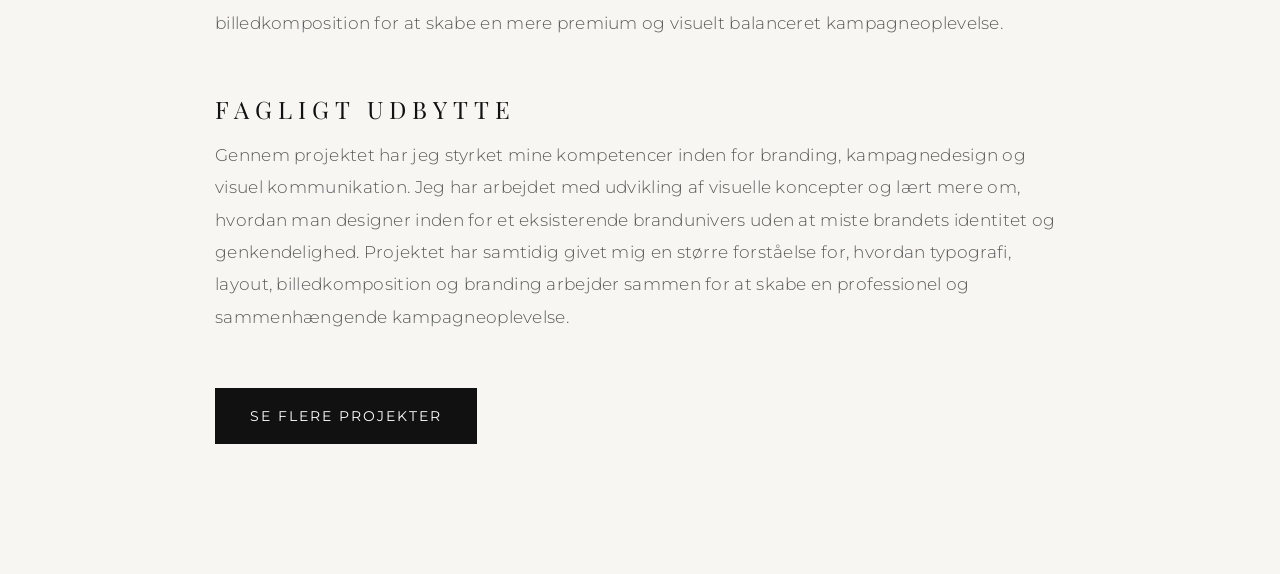
<file: rhode.html>
<!doctype html>
<html lang="da">
  <!--“da“ betyder hjemmesiden er dansk-->
  <head>
    <!--“UTF-8“ gør, at siden kan vise specialtegn korrekt.-->
    <meta charset="UTF-8" />
    <meta name="viewport" content="width=device-width, initial-scale=1.0" />

    <!--------------------------------------->
    <!-------------GOOGLE FONTS-------------->
    <!--------------------------------------->
    <link rel="preconnect" href="https://fonts.googleapis.com" />
    <link rel="preconnect" href="https://fonts.gstatic.com" crossorigin />
    <link
      href="https://fonts.googleapis.com/css2?family=Montserrat:wght@300;400;500;600&family=Playfair+Display:wght@400;500;600&display=swap"
      rel="stylesheet"
    />
    <!--------------------------------------->
    <!-----------ICONER fra nettet----------->
    <!--------------------------------------->
    <link
      rel="stylesheet"
      href="https://maxst.icons8.com/vue-static/landings/line-awesome/line-awesome/1.3.0/css/line-awesome.min.css"
    />

    <!--------------------------------------->
    <!------------------CSS------------------>
    <!--------------------------------------->
    <link rel="stylesheet" href="style.css?v=25" />

    <title>Projektside</title>
  </head>

  <body>
    <header class="header">
      <a href="./index.html" class="logo">
        <img src="billeder/logo.webp" alt="Logo" />
      </a>

      <input type="checkbox" id="menu-toggle" />

      <label for="menu-toggle" class="menu-icon">
        <!--span bliver til de tre streger i hamburger-menuen.-->
        <span></span>
        <span></span>
        <span></span>
      </label>

      <nav class="nav">
        <!--class="active" viser hvilken side man er på.-->
        <a href="./index.html" class="active">Forside</a>
        <a href="./ommig.html">Om mig</a>
        <a href="./index.html#projekter">Projekter</a>
        <a href="./kontakt.html">KONTAKT MIG</a>
      </nav>
    </header>

    <main>
      <section class="ppage-hero">
        <div class="ppage-image">
          <img src="billeder/rhode.webp" alt="Social media design projekt" />
        </div>

        <div class="ppage-text">
          <p class="ppage-label">Portfolio projekt</p>

          <h1>Kampange Design</h1>

          <p>
            Kampagnedesign udviklet til det eksisterende beautybrand Rhode med
            fokus på branding, visuel identitet og visuel kommunikation.
            Projektet tager udgangspunkt i brandets eksisterende designunivers
            og arbejder med storytelling, typografi og layout for at skabe en
            sammenhængende og genkendelig kampagne.
          </p>
        </div>
      </section>

      <div class="ppage-divider"></div>

      <section class="ppage-content">
        <div class="ppage-box">
          <h2>Om projektet</h2>
          <p>
            Projektet er udviklet som et kreativt kampagnekoncept med fokus på
            at skabe en stærk visuel identitet omkring produktet og brandets
            univers. Formålet var at udvikle en kampagne, der både fremstår
            eksklusiv, moderne og visuelt iøjnefaldende med inspiration fra
            high-end beauty- og livsstilsbrands.
          </p>
        </div>

        <div class="ppage-box">
          <h2>Designmæssige valg</h2>
          <p>
            Da Rhode allerede er et eksisterende brand med en stærk visuel
            identitet, har jeg arbejdet inden for brandets eksisterende visuelle
            univers. Jeg har derfor taget udgangspunkt i deres typografi,
            minimalistiske designstil og neutrale farvepalette for at skabe en
            kampagne, der fremstår troværdig og sammenhængende med brandets
            identitet. Der er arbejdet med rene kompositioner, rolige farvetoner
            og et eksklusivt visuelt udtryk for at understøtte den luksuriøse og
            moderne æstetik, som Rhode er kendt for. Derudover har jeg haft
            fokus på lys, layout og billedkomposition for at skabe en mere
            premium og visuelt balanceret kampagneoplevelse.
          </p>
        </div>

        <div class="ppage-box">
          <h2>Fagligt udbytte</h2>
          <p>
            Gennem projektet har jeg styrket mine kompetencer inden for
            branding, kampagnedesign og visuel kommunikation. Jeg har arbejdet
            med udvikling af visuelle koncepter og lært mere om, hvordan man
            designer inden for et eksisterende brandunivers uden at miste
            brandets identitet og genkendelighed. Projektet har samtidig givet
            mig en større forståelse for, hvordan typografi, layout,
            billedkomposition og branding arbejder sammen for at skabe en
            professionel og sammenhængende kampagneoplevelse.
          </p>

          <a href="index.html#projekter" class="hero-btn">
            Se flere projekter
          </a>
        </div>
      </section>
    </main>
  </body>
</html>
</file>
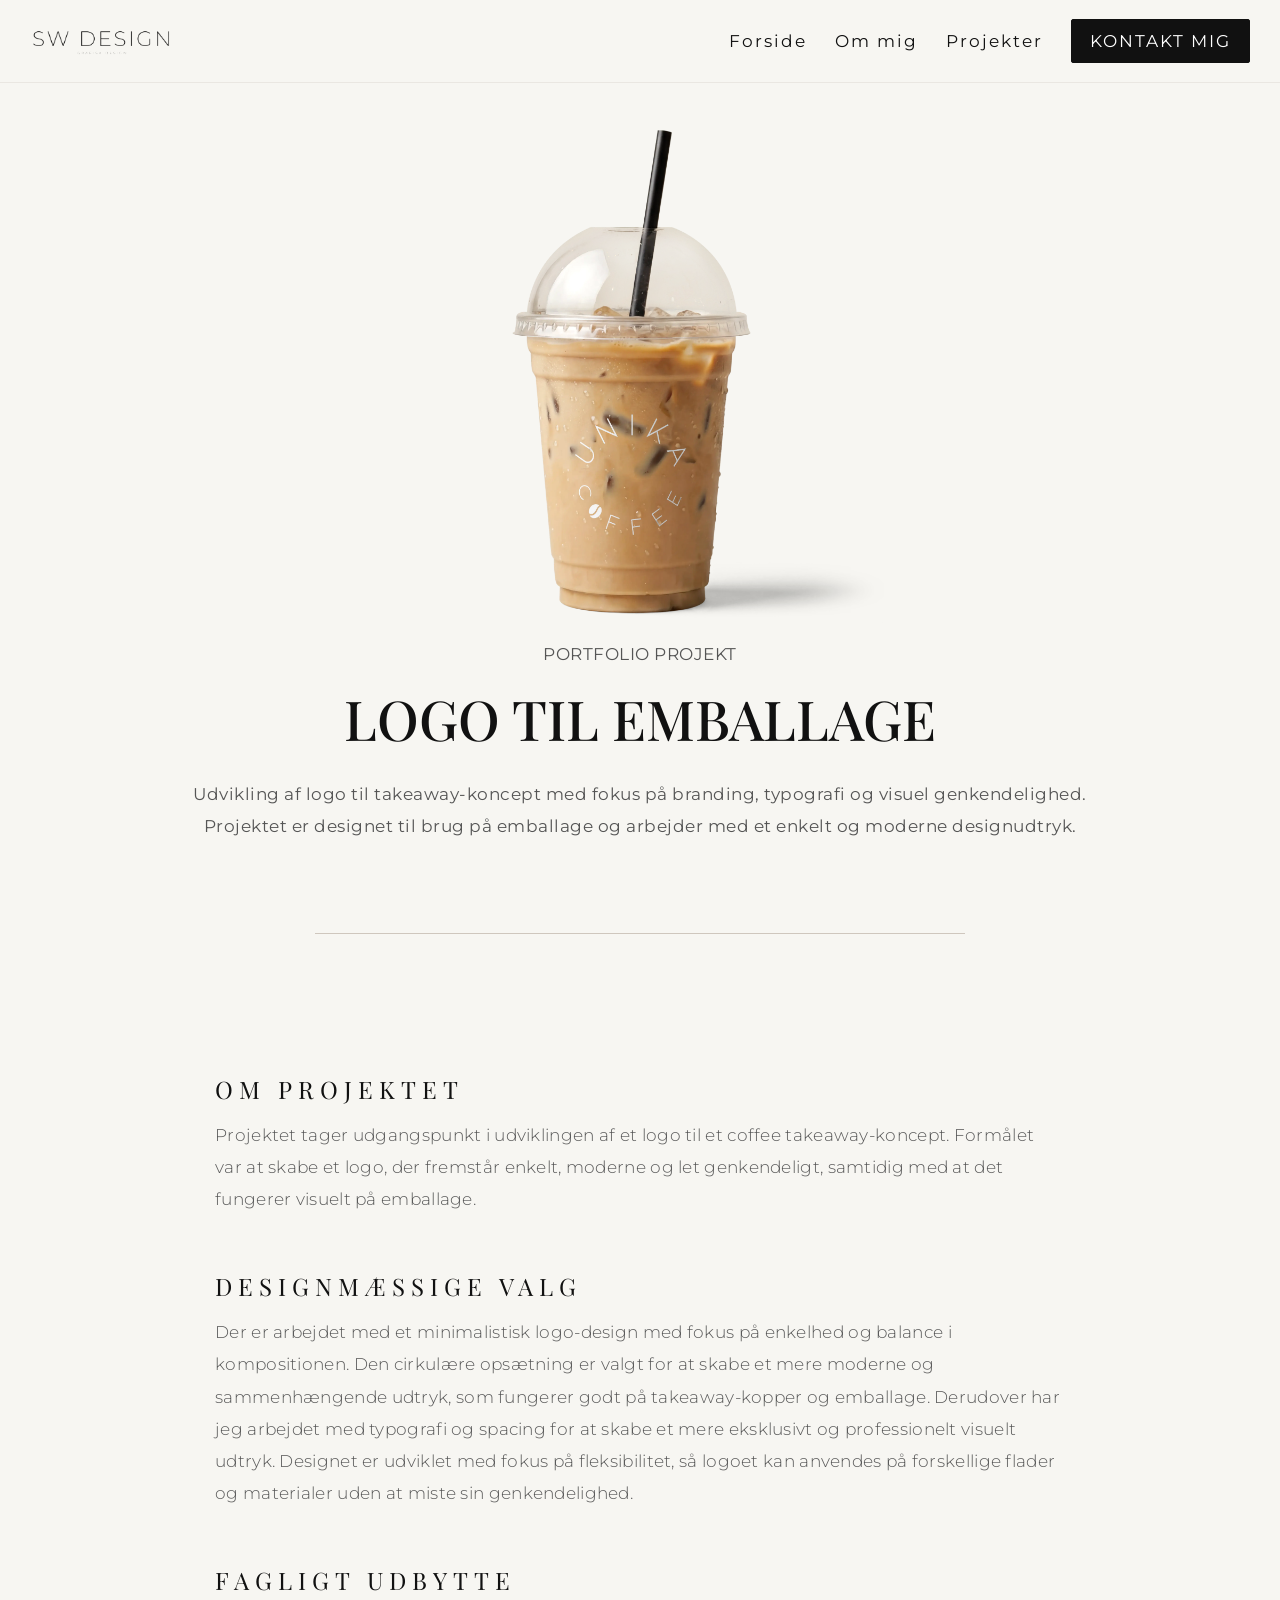
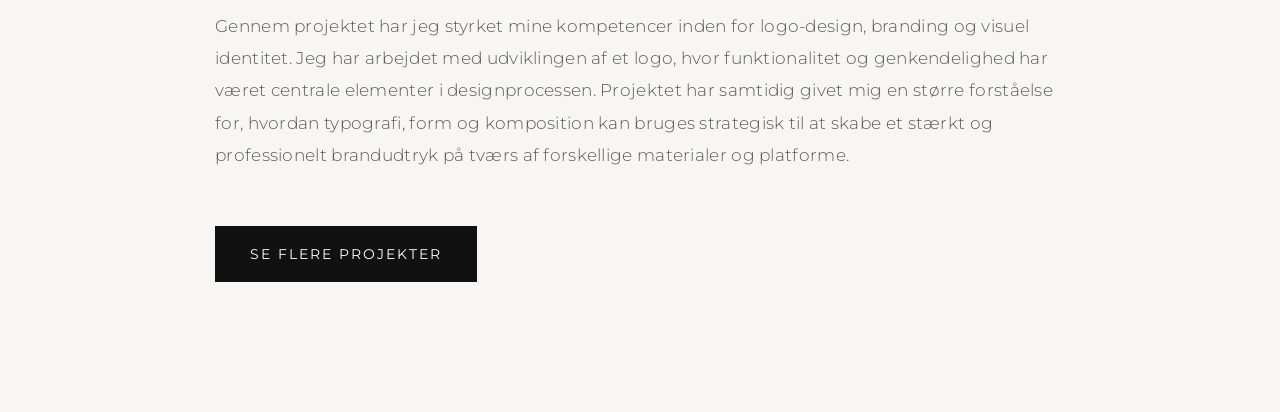
<file: unika.html>
<!doctype html>
<html lang="da">
  <!--“da“ betyder hjemmesiden er dansk-->
  <head>
    <!--“UTF-8“ gør, at siden kan vise specialtegn korrekt.-->
    <meta charset="UTF-8" />
    <meta name="viewport" content="width=device-width, initial-scale=1.0" />

    <!--------------------------------------->
    <!-------------GOOGLE FONTS-------------->
    <!--------------------------------------->
    <link rel="preconnect" href="https://fonts.googleapis.com" />
    <link rel="preconnect" href="https://fonts.gstatic.com" crossorigin />
    <link
      href="https://fonts.googleapis.com/css2?family=Montserrat:wght@300;400;500;600&family=Playfair+Display:wght@400;500;600&display=swap"
      rel="stylesheet"
    />
    <!--------------------------------------->
    <!-----------ICONER fra nettet----------->
    <!--------------------------------------->
    <link
      rel="stylesheet"
      href="https://maxst.icons8.com/vue-static/landings/line-awesome/line-awesome/1.3.0/css/line-awesome.min.css"
    />

    <!--------------------------------------->
    <!------------------CSS------------------>
    <!--------------------------------------->
    <link rel="stylesheet" href="style.css?v=25" />

    <title>Projektside</title>
  </head>

  <body>
    <header class="header">
      <a href="./index.html" class="logo">
        <img src="billeder/logo.webp" alt="Logo" />
      </a>

      <input type="checkbox" id="menu-toggle" />

      <label for="menu-toggle" class="menu-icon">
        <!--span bliver til de tre streger i hamburger-menuen.-->
        <span></span>
        <span></span>
        <span></span>
      </label>

      <nav class="nav">
        <!--class="active" viser hvilken side man er på.-->
        <a href="./index.html" class="active">Forside</a>
        <a href="./ommig.html">Om mig</a>
        <a href="./index.html#projekter">Projekter</a>
        <a href="./kontakt.html">KONTAKT MIG</a>
      </nav>
    </header>

    <main>
      <section class="ppage-hero">
        <div class="ppage-image">
          <img src="billeder/unikag.webp" alt="Social media design projekt" />
        </div>

        <div class="ppage-text">
          <p class="ppage-label">Portfolio projekt</p>

          <h1>Logo til emballage</h1>

          <p>
            Udvikling af logo til takeaway-koncept med fokus på branding,
            typografi og visuel genkendelighed. Projektet er designet til brug
            på emballage og arbejder med et enkelt og moderne designudtryk.
          </p>
        </div>
      </section>

      <div class="ppage-divider"></div>

      <section class="ppage-content">
        <div class="ppage-box">
          <h2>Om projektet</h2>
          <p>
            Projektet tager udgangspunkt i udviklingen af et logo til et coffee
            takeaway-koncept. Formålet var at skabe et logo, der fremstår
            enkelt, moderne og let genkendeligt, samtidig med at det fungerer
            visuelt på emballage.
          </p>
        </div>

        <div class="ppage-box">
          <h2>Designmæssige valg</h2>
          <p>
            Der er arbejdet med et minimalistisk logo-design med fokus på
            enkelhed og balance i kompositionen. Den cirkulære opsætning er
            valgt for at skabe et mere moderne og sammenhængende udtryk, som
            fungerer godt på takeaway-kopper og emballage. Derudover har jeg
            arbejdet med typografi og spacing for at skabe et mere eksklusivt og
            professionelt visuelt udtryk. Designet er udviklet med fokus på
            fleksibilitet, så logoet kan anvendes på forskellige flader og
            materialer uden at miste sin genkendelighed.
          </p>
        </div>

        <div class="ppage-box">
          <h2>Fagligt udbytte</h2>
          <p>
            Gennem projektet har jeg styrket mine kompetencer inden for
            logo-design, branding og visuel identitet. Jeg har arbejdet med
            udviklingen af et logo, hvor funktionalitet og genkendelighed har
            været centrale elementer i designprocessen. Projektet har samtidig
            givet mig en større forståelse for, hvordan typografi, form og
            komposition kan bruges strategisk til at skabe et stærkt og
            professionelt brandudtryk på tværs af forskellige materialer og
            platforme.
          </p>

          <a href="index.html#projekter" class="hero-btn">
            Se flere projekter
          </a>
        </div>
      </section>
    </main>
  </body>
</html>
</file>
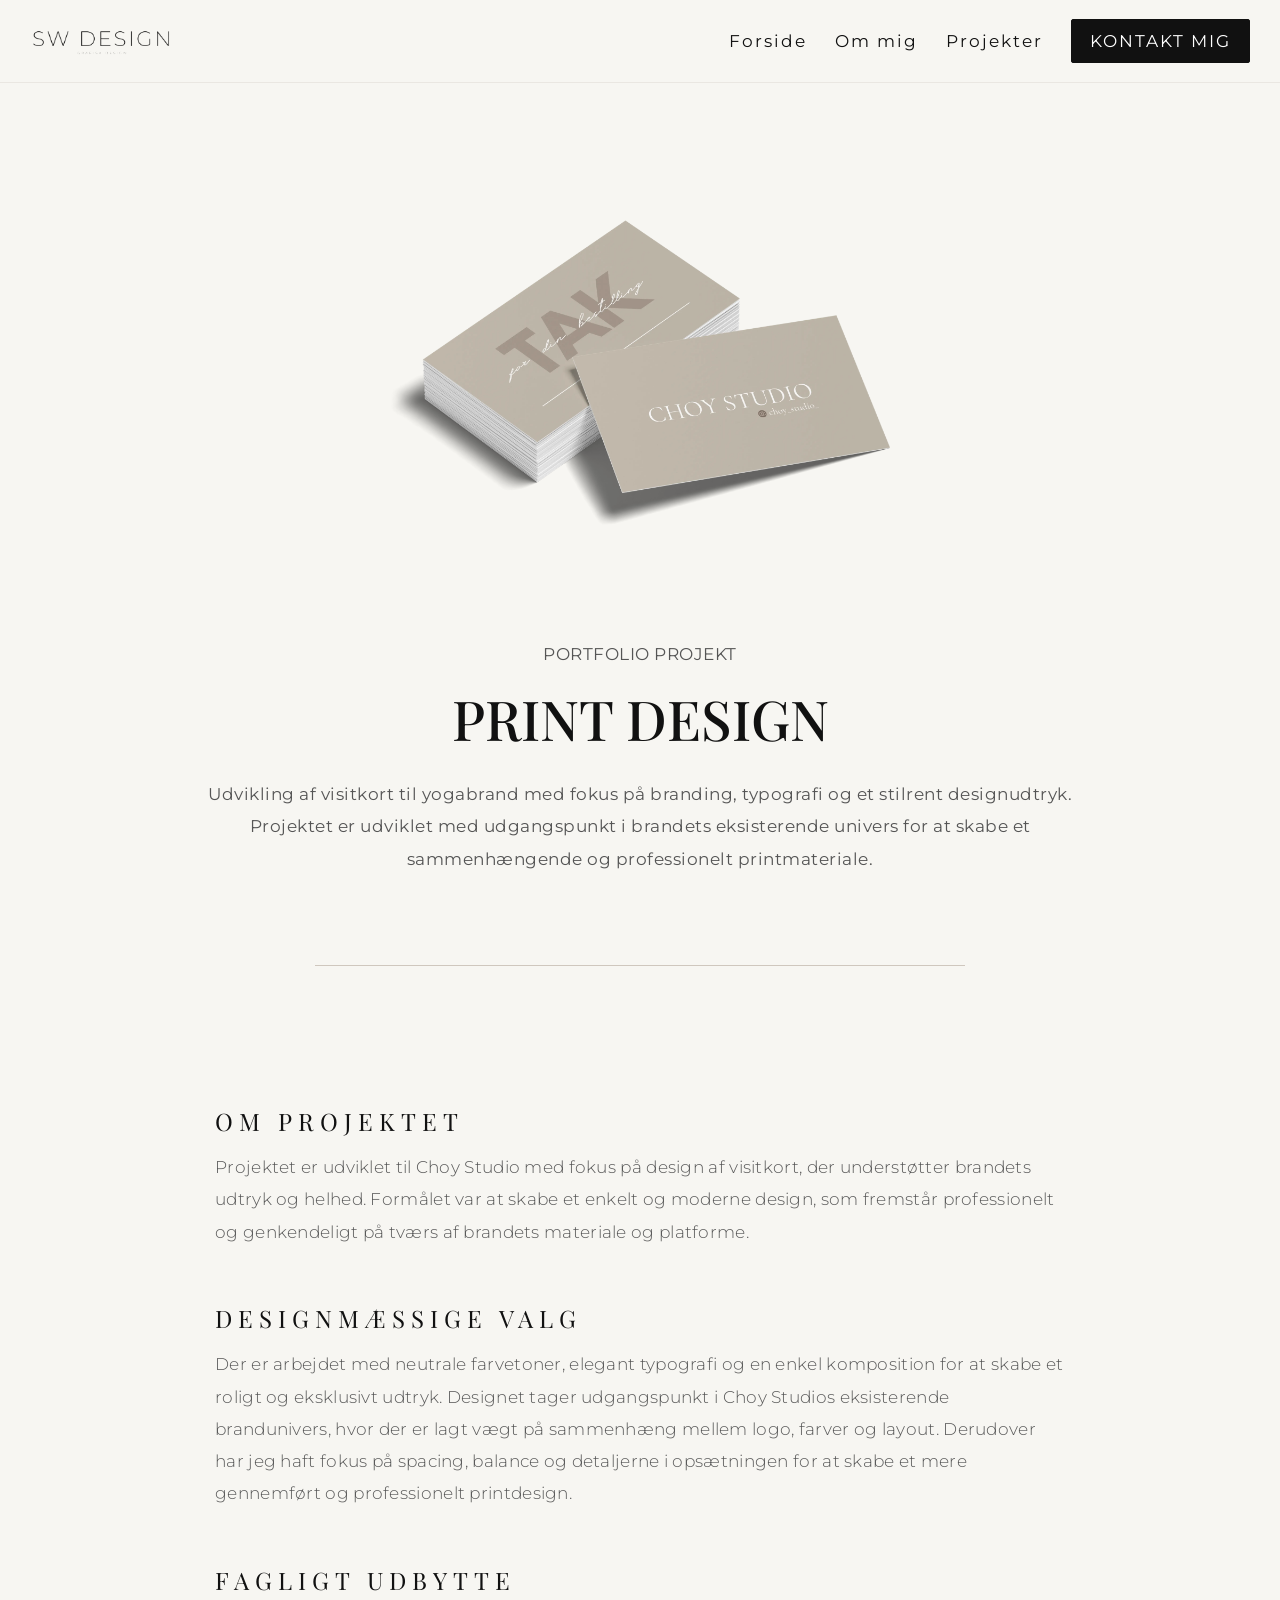
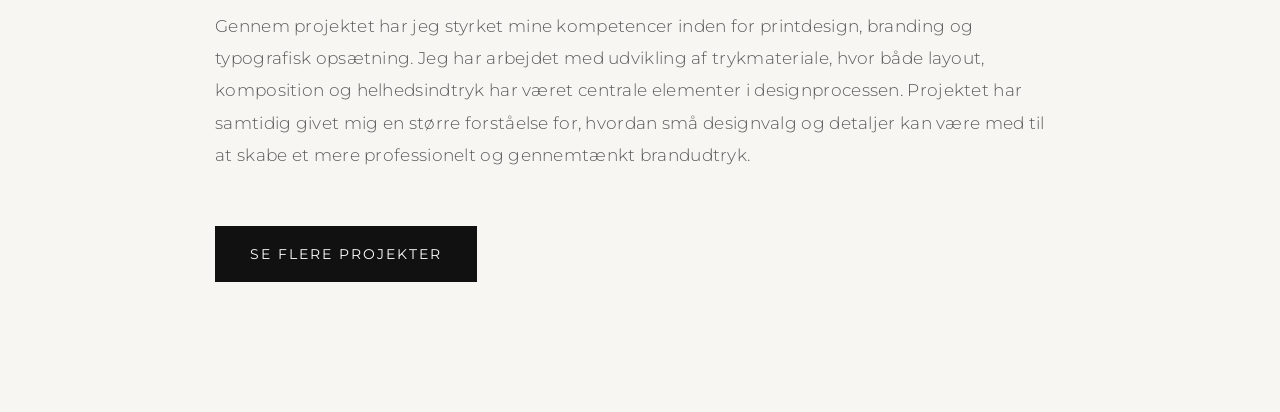
<file: visitkort.html>
<!doctype html>
<html lang="da">
  <!--“da“ betyder hjemmesiden er dansk-->
  <head>
    <!--“UTF-8“ gør, at siden kan vise specialtegn korrekt.-->
    <meta charset="UTF-8" />
    <meta name="viewport" content="width=device-width, initial-scale=1.0" />

    <!--------------------------------------->
    <!-------------GOOGLE FONTS-------------->
    <!--------------------------------------->
    <link rel="preconnect" href="https://fonts.googleapis.com" />
    <link rel="preconnect" href="https://fonts.gstatic.com" crossorigin />
    <link
      href="https://fonts.googleapis.com/css2?family=Montserrat:wght@300;400;500;600&family=Playfair+Display:wght@400;500;600&display=swap"
      rel="stylesheet"
    />
    <!--------------------------------------->
    <!-----------ICONER fra nettet----------->
    <!--------------------------------------->
    <link
      rel="stylesheet"
      href="https://maxst.icons8.com/vue-static/landings/line-awesome/line-awesome/1.3.0/css/line-awesome.min.css"
    />

    <!--------------------------------------->
    <!------------------CSS------------------>
    <!--------------------------------------->
    <link rel="stylesheet" href="style.css?v=25" />

    <title>Projektside</title>
  </head>

  <body>
    <header class="header">
      <a href="./index.html" class="logo">
        <img src="billeder/logo.webp" alt="Logo" />
      </a>

      <input type="checkbox" id="menu-toggle" />

      <label for="menu-toggle" class="menu-icon">
        <!--span bliver til de tre streger i hamburger-menuen.-->
        <span></span>
        <span></span>
        <span></span>
      </label>

      <nav class="nav">
        <!--class="active" viser hvilken side man er på.-->
        <a href="./index.html" class="active">Forside</a>
        <a href="./ommig.html">Om mig</a>
        <a href="./index.html#projekter">Projekter</a>
        <a href="./kontakt.html">KONTAKT MIG</a>
      </nav>
    </header>

    <main>
      <section class="ppage-hero">
        <div class="ppage-image">
          <img
            src="billeder/visitkortg.webp"
            alt="Social media design projekt"
          />
        </div>

        <div class="ppage-text">
          <p class="ppage-label">Portfolio projekt</p>

          <h1>Print Design</h1>

          <p>
            Udvikling af visitkort til yogabrand med fokus på branding,
            typografi og et stilrent designudtryk. Projektet er udviklet med
            udgangspunkt i brandets eksisterende univers for at skabe et
            sammenhængende og professionelt printmateriale.
          </p>
        </div>
      </section>

      <div class="ppage-divider"></div>

      <section class="ppage-content">
        <div class="ppage-box">
          <h2>Om projektet</h2>
          <p>
            Projektet er udviklet til Choy Studio med fokus på design af
            visitkort, der understøtter brandets udtryk og helhed. Formålet var
            at skabe et enkelt og moderne design, som fremstår professionelt og
            genkendeligt på tværs af brandets materiale og platforme.
          </p>
        </div>

        <div class="ppage-box">
          <h2>Designmæssige valg</h2>
          <p>
            Der er arbejdet med neutrale farvetoner, elegant typografi og en
            enkel komposition for at skabe et roligt og eksklusivt udtryk.
            Designet tager udgangspunkt i Choy Studios eksisterende
            brandunivers, hvor der er lagt vægt på sammenhæng mellem logo,
            farver og layout. Derudover har jeg haft fokus på spacing, balance
            og detaljerne i opsætningen for at skabe et mere gennemført og
            professionelt printdesign.
          </p>
        </div>

        <div class="ppage-box">
          <h2>Fagligt udbytte</h2>
          <p>
            Gennem projektet har jeg styrket mine kompetencer inden for
            printdesign, branding og typografisk opsætning. Jeg har arbejdet med
            udvikling af trykmateriale, hvor både layout, komposition og
            helhedsindtryk har været centrale elementer i designprocessen.
            Projektet har samtidig givet mig en større forståelse for, hvordan
            små designvalg og detaljer kan være med til at skabe et mere
            professionelt og gennemtænkt brandudtryk.
          </p>

          <a href="index.html#projekter" class="hero-btn">
            Se flere projekter
          </a>
        </div>
      </section>
    </main>
  </body>
</html>
</file>
<file: style.css>
html {
  scroll-behavior: smooth;
}

/* * betyder alle elementer på siden er valgt*/
* {
  margin: 0;
  padding: 0;
  box-sizing: border-box;
}

/* Grundstyling for hele siden */
body {
  font-family: "Montserrat", sans-serif;
  background: #f7f6f2;
  color: #111;
}

/* HEADER */
/* Headeren indeholder logo og navigation */
.header {
  display: flex;
  justify-content: space-between;
  align-items: center;
  padding: 35px 38px;
  border-bottom: 1px solid #eae7e2;

  /* sticky gør at menuen følger med*/
  position: sticky;
  /* top 0 gør at den stopper helt i toppen */
  top: 0;
  z-index: 9999;

  background: #f7f6f2;
}

/* Logoet er klikbart og sender brugeren tilbage til forsiden */
.logo {
  font-size: 20px;
  letter-spacing: 4px;

  display: inline-flex; /* NY */
  align-items: center; /* NY */
  position: relative; /* NY */
  z-index: 2000; /* NY */
}

/* Styrer logoets størrelse */
.logo img {
  height: 70px;
  width: auto;
}

/* Checkboxen bruges til at åbne/lukke mobilmenuen uden JavaScript */
#menu-toggle {
  display: none;
}

/* Hamburgerikonet på mobil */
.menu-icon {
  display: flex;
  flex-direction: column;
  gap: 6px;
  cursor: pointer;
  z-index: 1001;
}

/* De tre streger i hamburgerikonet */
.menu-icon span {
  width: 32px;
  height: 2px;
  background: #111;
  display: block;
}

/* FULLSCREEN MENU - MOBIL */
/* Mobilmenuen fylder hele skærmen, men er skjult som standard */
.nav {
  position: fixed;
  inset: 0;
  background: #f7f6f2;
  display: none;
  flex-direction: column;
  justify-content: center;
  align-items: center;
  gap: 45px;
  z-index: 1000;
}

/* Styling af links i menuen */
.nav a {
  color: #111;
  text-decoration: none;
  font-size: 42px;
  transition: 0.3s;
  position: relative;
}

/* Laver en lille underline-effekt under menupunkter */
.nav a::after {
  content: "";
  position: absolute;
  left: 50%;
  bottom: -10px;
  width: 0;
  height: 1px;
  background: #111;
  transform: translateX(-50%);
  transition: 0.3s;
}

/* Underline bliver synlig ved hover */
.nav a:hover::after {
  width: 60%;
}

/* Hoverfarve på menulinks */
.nav a:hover {
  color: #cfc4b6;
  font-weight: 700;
}

/* Active viser hvilken side brugeren er på */
.nav a.active {
  color: #cfc4b6;
  font-weight: 700;
}

/* Når checkboxen er checked, vises mobilmenuen */
#menu-toggle:checked ~ .nav {
  display: flex;
}

/* HAMBURGER BLIVER TIL X */
/* Når menuen er åben, bliver de tre streger til et kryds */
#menu-toggle:checked + .menu-icon span {
  background: #111;
}

/* Første streg roteres */
#menu-toggle:checked + .menu-icon span:nth-child(1) {
  transform: rotate(45deg) translate(6px, 6px);
}

/* Midterste streg skjules */
#menu-toggle:checked + .menu-icon span:nth-child(2) {
  opacity: 0;
}

/* Nederste streg roteres modsat */
#menu-toggle:checked + .menu-icon span:nth-child(3) {
  transform: rotate(-45deg) translate(6px, -6px);
}

/* Generel knapklasse */
.btn {
  background: #111;
  color: #fff;
  padding: 12px 18px;
}

/* HERO */
/* Første sektion på forsiden med billede, overskrift, tekst og CTA */
.hero {
  padding: 55px 38px 80px;
}

/* Hero-billedet er sat ind via CSS for bedre kontrol over beskæring og layout */
.hero-img {
  width: 100%;
  aspect-ratio: 1 / 1;
  border: none;
  margin-bottom: 45px;

  background-image: url("billeder/mig9.webp");
  background-size: cover;
  background-position: center;
}

/* Stor overskrift i hero */
.hero-text h1 {
  font-family: "Playfair Display", serif;
  font-size: 32px;
  font-weight: 400;
  letter-spacing: 4px;
  line-height: 1.25;
  margin-bottom: 35px;
}

/* Brødtekst i hero */
.hero-text p {
  font-family: "Montserrat", sans-serif;
  font-size: 17px;
  font-weight: 300;
  letter-spacing: 1px;
  line-height: 1.8;
  margin-bottom: 45px;
}

/* Sort CTA-knap */
.hero-btn {
  display: inline-block;
  background-color: #111;
  color: #fff;
  border: 1px solid #111;
  padding: 14px 25px;
  text-decoration: none;
  font-size: 14px;
  letter-spacing: 2px;
}

/* Hover-effekt på CTA-knap */
.hero-btn:hover {
  background-color: #cfc4b6;
  border: 1px solid #111;
  color: #111;
  transition: 0.3s;
}

/* INFO */
/* Kompetence-sektion med billede og liste */
.info {
  padding: 40px 38px;
}

/* Billedet er et layoutbillede sat ind via CSS */
/* Billedet over KOMPETENCER */
.info-img {
  width: 100%;
  height: 400px; /* ← ændr størrelse her */
  margin-bottom: 20px;

  background-image: url("billeder/mig10.webp");
  background-size: cover;
  background-position: center;
}

/* Overskrift til kompetencelinjer */
.info-text h2 {
  font-family: "Playfair Display", serif;
  font-size: 42px;
  margin-bottom: 35px;
  line-height: 1.1;
}

/* Kompetencelinjer */
.info-text p {
  font-family: "Montserrat", sans-serif;
  font-size: 25px;
  font-weight: 300;
  letter-spacing: 2px;
  padding: 25px 0;
  border-bottom: 1px solid #e5e2dc;
  text-transform: uppercase;
  color: #111;
}

/* PROJEKTER */
/* Projektsektion på forsiden */
.projekter {
  padding: 40px 38px;

  /* Gør at anchor-linket stopper lidt før sektionen, så sticky header ikke dækker overskriften */
  scroll-margin-top: 140px;
}

/* Grid til projektkort. Mobile first: 1 kolonne */
.grid {
  display: grid;
  grid-template-columns: 1fr;
  gap: 30px;
}

/* Hvert projektkort */
.project-card {
  max-width: 100%;
  margin: 0 auto;
  background-size: contain;
  background-repeat: no-repeat;
  background-position: center;
}

/* Projektbilleder. object-fit: cover beskærer billederne pænt i samme format */
.project-card img {
  width: 100%;
  aspect-ratio: 1 / 1;
  object-fit: cover;
  display: block;
  margin-bottom: 10px;
}

/* Tekst under projekter */
.project-text {
  text-align: center;
  padding-top: 18px;
}

/* Lille tekst over overskrift, “MINE” */
.overline {
  text-align: center;
  font-size: 22px;
  letter-spacing: 8px;
  color: #999;
  margin-bottom: 12px;
}

/* Stor projekttitel */
.projekter h2 {
  font-family: "Playfair Display", serif;
  font-size: 50px;
  text-align: center;
  margin-bottom: 30px;
}

/* Projekttitel under billede */
.project-text h3 {
  font-family: "Montserrat", sans-serif;
  font-size: 20px;
  letter-spacing: 2px;
  text-transform: uppercase;
  margin-bottom: 6px;
}

/* Projektbeskrivelse */
.project-text p {
  font-size: 17px;
  font-weight: 300;
  line-height: 1.8;
  letter-spacing: 1px;
  color: #666;
  max-width: 700px;
  margin: 0 auto 30px;
}

/* Fjerner standard link-styling og gør hele projektkortet klikbart */
.project-link {
  text-decoration: none;
  color: inherit;
  display: block;
}

/* Hover-effekt på projektbilleder */
.project-link:hover .project-card img {
  opacity: 0.65;
  filter: brightness(0.9);
  transform: scale(1.02);
  transition: 0.3s ease;
}

/* KONTAKT */
/* Kontaktsektionens mobil-layout */
.kontakt {
  padding: 40px 38px;
  border-top: 1px solid #e5e2dc;
  margin-top: 40px;
}

/* BILLEDE i Kontakt mig side */
/* Kontaktbillede sat ind via CSS for at kunne styre størrelse og beskæring */
.kontakt-img {
  width: 100%;
  height: 380px;
  margin-bottom: 20px;

  background-image: url("billeder/mig6.webp");
  background-size: cover;
  /* % betyder hvilke del på billede man vil se */
  /* Jo højere tal = jo mere ser man af højre side af billedet*/
  background-position: 85% center;
}

/* CONTENT */
/* Kontaktoverskrift */
.kontakt-content h1 {
  font-family: "Playfair Display", serif;
  font-size: 48px;
  line-height: 1.1;
  margin-bottom: 35px;
}

/* Lille justering af indholdets placering */
.kontakt-content {
  padding: 0 1px;
}

/* LISTE */
/* Kontaktinformationer ligger under hinanden på mobil */
.kontakt-items {
  display: flex;
  flex-direction: column;
  gap: 25px;
  margin-bottom: 35px;
}

/* Små labels som Adresse, Mail, Telefonnummer */
.kontakt-item h2 {
  font-family: "Montserrat", sans-serif;
  font-size: 20px;
  letter-spacing: 2px;
  text-transform: uppercase;
  margin-bottom: 6px;
}

/* Selve kontaktteksten */
.kontakt-item p {
  font-size: 18px;
  color: #555;
}
/* lad os arbejde sammen tekst i kontakt mig */
.kontakt-cta {
  display: block;
  width: fit-content;
  margin: 0 0 0 auto;

  font-size: 13px;
  letter-spacing: 4px;
  text-transform: uppercase;

  color: #111; /* gør teksten sort */
  text-decoration: none; /* fjerner default underline */

  border-bottom: 1px solid #111;
  padding-bottom: 6px;
}

/* Hover på kontakt CTA */
.kontakt-cta:hover {
  color: #cfc4b6;
}

/* IKONER */
/* Sociale ikoner */
.kontakt-icons {
  display: flex;
  justify-content: flex-start;
  align-items: center;
  gap: 35px;
  font-size: 40px;
  margin: 35px 0 30px;
}

/* Links omkring ikoner */
.kontakt-icons a {
  display: inline-flex;
  color: #111;
  text-decoration: none;
  transition: 0.3s;
}

/* Hoverfarve på ikoner */
.kontakt-icons a:hover {
  color: #cfc4b6;
}

/* OM MIG SIDE */
/* Sektionen på om mig-siden */
.about-page {
  padding: 55px 38px 80px;
}

/* Om mig overskrift */
.about-text h1 {
  font-family: "Playfair Display", serif;
  font-size: 50px;
  text-align: left;
  margin-bottom: 20px;
}

/* Navn/underoverskrift */
.about-text h2 {
  font-family: "Montserrat", sans-serif;
  font-size: 35px;
  font-weight: 400;
  margin-bottom: 28px;
}

/* Brødtekst på om mig-siden */
.about-text p {
  font-size: 14px;
  font-weight: 300;
  letter-spacing: 1px;
  line-height: 1.9;
  margin-bottom: 22px;
}

/* Jeg valgte background-image til hero- og layoutbillederne, fordi det var nemmere for mig
at have kontrol over størrelse, beskæring og responsivt layout.*/
.about-img {
  width: 100%;
  aspect-ratio: 4 / 5;
  background-image: url("billeder/mig8.webp");
  background-size: cover;
  background-position: center;
  margin-top: 40px;
}

/* PROGRAMMER */
/* Sektion med programmer og værktøjer */
.programmer {
  padding: 90px 38px 10px;
  text-align: center;
}

/* Lille tekst over overskrift */
.programmer .overline {
  text-align: center;
  font-size: 17px;
  letter-spacing: 8px;
  color: #999;
  margin-bottom: 12px;
}

/* Stor overskrift ligesom projekter */
.programmer h2 {
  font-family: "Playfair Display", serif;
  font-size: 45px;
  text-align: center;
  margin-bottom: 30px;
}

/* Tekst under PROGRAMMER */
.programmer-text {
  font-size: 15px;
  font-weight: 300;
  line-height: 1.7;
  color: #666;

  max-width: 330px;
  margin: 0 auto 60px;
}

/* Grid med 1 kolonne på mobil */
.program-grid {
  display: grid;
  grid-template-columns: repeat(2, minmax(0, 1fr));
  gap: 45px 22px;
  max-width: 100%;
  margin: 0 auto;
}

/* Hvert programkort */
.program-card {
  display: flex;
  flex-direction: column;
  align-items: center;
}

/* Logoer */
.program-card img {
  width: 80px;
  height: 80px;
  object-fit: contain;
  margin-bottom: 18px;
}

/* Tekst under logo */
.program-card p {
  font-size: 14px;
  letter-spacing: 2px;
  line-height: 1.4;
  text-align: center;
}

/* Footer-sektion */
/* Footeren afslutter siden med navn, navigation og copyright */
.footer {
  margin-top: 80px;
  padding: 50px 38px;
  border-top: 1px solid #e5e2dc;
  text-align: center;
}

/* Styling af navn/overskrift i footeren */
.footer p {
  font-family: "Playfair Display", serif;
  font-size: 24px;
  margin-bottom: 20px;
}

/* Navigation i footeren */
.footer-links {
  display: flex;
  justify-content: center;
  gap: 25px;
  margin-bottom: 20px;
}

/* Styling af links i footeren */
.footer-links a {
  text-decoration: none;
  color: #111;
  font-size: 14px;
  letter-spacing: 2px;
  transition: 0.3s;
}

/* Hover-effekt på footer-links */
.footer-links a:hover {
  color: #cfc4b6;
}

/* Lille tekst i footeren */
.footer span {
  font-size: 12px;
  letter-spacing: 2px;
  color: #888;
}

/* Nederste del af footeren med copyright */
.footer-bottom {
  margin-top: 40px;
}

/* Styling af copyright-tekst */
.footer-bottom p {
  font-size: 13px;
  letter-spacing: 2px;
  color: #555;
}

/* ----------------------------------- */
/* PROJEKTSIDER */
/* ----------------------------------- */

/* Hero-sektion øverst på projektsiden */
.ppage-hero {
  padding: 40px 8% 30px;

  background-color: #f7f6f2;
}

/* Wrapper til projektbillede */
.ppage-image {
  display: flex;
  justify-content: center;

  margin-bottom: 20px;
}

/* Selve projektbilledet */
.ppage-image img {
  width: 100%;
  max-width: 430px;

  height: auto;

  display: block;
}

/* Tekstområde øverst */
.ppage-text {
  text-align: center;
}

/* Lille label over overskriften */
.ppage-label {
  font-family: "Montserrat", sans-serif;

  font-size: 14px;

  letter-spacing: 6px;

  text-transform: uppercase;

  margin-bottom: 20px;

  color: #8b8b8b;
}

/* Stor hovedoverskrift */
.ppage-text h1 {
  font-family: "Playfair Display", serif;

  font-size: 44px;

  font-weight: 500;

  line-height: 1.05;

  letter-spacing: 6px;

  text-transform: uppercase;

  margin-bottom: 30px;
}

h1.illustration-title {
  font-size: 38px !important;
}

/* Brødtekst under overskrift */
.ppage-text p {
  font-family: "Montserrat", sans-serif;

  font-size: 17px;

  line-height: 1.9;

  letter-spacing: 0.5px;

  color: #555;
}

/* ----------------------------------- */
/* ---------SEKTION UNDER HERO-------- */
/* ------UNDER ENKELT PROJEKTSIDE----- */
/* ----------------------------------- */

/* Denne styling gælder for ALT indholdet under hero-sektionen.
OM PROJEKTET, DESIGNMÆSSIGE VALG, FAGLIGT UDBYTTE og knappen nederst */
.ppage-content {
  /* Luft omkring hele området
  luft i top = 20px
  luft i siderne = 8%
  luft i bund = 100px */
  padding: 20px 8% 100px;

  display: flex;
  flex-direction: column;

  gap: 70px;
}

/* ----------------------------------- */
/* SEKTIONER */
/* ----------------------------------- */

/* Container omkring hver tekstsektion
fx: OM PROJEKTET, DESIGNMÆSSIGE VALG osv. */
.ppage-box {
  width: 90%;

  margin: 0 auto;
}

/* Overskrifter: OM PROJEKTET, DESIGNMÆSSIGE VALG & FAGLIGT UDBYTTE */
.ppage-box h2 {
  font-family: "Playfair Display", serif;

  font-size: 22px;

  font-weight: 400;

  line-height: 1.3;

  letter-spacing: 6px;

  text-transform: uppercase;

  margin-bottom: 14px;

  text-align: left;
}

/* Brødtekst under OM PROJEKTET-overskrifterne */
.ppage-box p {
  font-family: "Montserrat", sans-serif;

  font-size: 15px;

  font-weight: 300;

  line-height: 1.8;

  letter-spacing: 0.3px;

  color: #5a5a5a;

  text-align: left;

  max-width: none;
}

/* Linje mellem overskrift og content */
.ppage-divider {
  width: 78%;

  height: 1px;

  background-color: #cfc7be;

  margin: 30px auto 30px auto;
}

/* Knap nederst på projektsiden */
.ppage-content .hero-btn {
  display: inline-flex;

  /* Gør knappen lige så bred som teksten */
  width: fit-content;

  /* Luft inde i knappen */
  padding: 18px 34px;

  margin-left: 0;

  margin-top: 55px;

  text-transform: uppercase;

  letter-spacing: 2px;
}

/* Luft under sidste sektion */
.ppage-box:last-child {
  margin-bottom: 50px;
}

/* TABLET / DESKTOP */
/* Alt herinde gælder kun skærme fra 768px og op */
@media (min-width: 768px) {
  /* Skjuler hamburgerikonet på større skærme */
  .menu-icon {
    display: none;
  }

  /* Giver siden en max-bredde og centrerer den */
  main {
    max-width: 1250px;
    margin: 0 auto;
    padding: 0 24px;
  }

  /* Gør headeren lavere på desktop */
  .header {
    padding: 15px 30px;
  }

  .logo img {
    height: 52px;
  }

  /* Navigationen i headeren på desktop */
  /* Menuen bliver vist vandret i stedet for fullscreen som på mobil */
  .nav {
    display: flex;
    position: static;
    flex-direction: row;
    background: none;
    gap: 28px;
    z-index: auto;
  }

  /* Styling af links i desktop-menuen */
  .nav a {
    color: #111;
    font-size: 17px;
    letter-spacing: 2px;
  }

  /* Active styling på desktop gøres mere neutral */
  .nav a.active {
    color: #111;
    font-weight: 400;
  }

  /* Sidste menupunkt bliver til en sort CTA-knap */
  .nav a:last-child {
    background-color: #111;
    color: #fff;
    padding: 11px 18px;
    border: 1px solid #111;
    border-radius: 2px;
    letter-spacing: 2px;
  }

  /* Hover på sort CTA-knap */
  .nav a:last-child:hover {
    background-color: #cfc4b6;
    color: #111;
    border: 1px solid #111;
  }

  /* Fjerner underline-effekten fra CTA-knappen */
  .nav a:last-child::after {
    display: none;
  }

  /* ----------------------------------- */
  /* Hero-sektion på forsiden */
  /* Hero-sektionen bliver lavet som et 2-kolonne layout på desktop */
  /* ----------------------------------- */
  .hero {
    display: flex;
    flex-direction: row-reverse;
    gap: 55px;
    align-items: center;
    padding: 40px 30px 50px;
  }

  /* Justerer størrelsen på forside-billedet */
  .hero-img {
    width: 100%;
    max-width: 600px;
    margin-bottom: 0;
  }

  /* Justerer bredden på tekst-indholdet */
  .hero-text {
    width: 42%;
  }

  /* Styling af den store overskrift i hero-sektionen */
  .hero-text h1 {
    font-family: "Playfair Display", serif;
    font-size: 46px;
    line-height: 1.1;
    letter-spacing: 1px;
    margin-bottom: 28px;
  }

  /* Styling af brødteksten i hero-sektionen */
  .hero-text p {
    font-size: 16px;
    line-height: 1.9;
    margin-bottom: 35px;
  }

  /* Kompetence-sektion på forsiden */
  /* Sektionen bliver lavet som et 2-kolonne layout på desktop */
  .info {
    display: grid;
    grid-template-columns: 1fr 1fr;
    gap: 45px;
    padding: 70px 32px;
  }

  /* Justerer størrelsen på billedet i kompetence-sektionen */
  .info-img {
    width: 100%;
    height: 480px;
    margin-bottom: 0;
  }

  /* Centrerer teksten lodret ved siden af billedet */
  .info-text {
    display: flex;
    flex-direction: column;
    justify-content: center;
  }

  .info-text h2 {
    font-size: 38px;
    margin-bottom: 28px;
  }

  /* Styling af tekstlinjerne i info-sektionen */
  .info-text p {
    font-size: 20px;
    font-weight: 300;
    letter-spacing: 2px;
    padding: 20px 0;
    border-bottom: 1px solid #e5e2dc;
  }

  /* Projekter vises i 2 kolonner på desktop */
  .grid {
    grid-template-columns: repeat(2, 1fr);
    gap: 42px;
  }

  /* Kontakt desktop-layout */
  .kontakt {
    border-top: none;
    padding-top: 0;
  }

  /* Fjerner ekstra pseudo-element/streg over sektionen */
  .kontakt::before {
    display: none;
  }

  /* Styling og placering af kontaktbilledet på desktop */
  .kontakt-img {
    width: 100%;
    height: 330px;
    margin-bottom: 10px;
    margin-top: -10px;
  }

  /* Sørger for at kontaktindholdet fylder hele containeren */
  .kontakt-content {
    max-width: 100%;
  }

  /* kontakt mig overskrift*/
  .kontakt-content h1 {
    font-size: 80px;
    margin-bottom: 28px;
  }

  /* Kontaktinfo lægges i grid på desktop */
  .kontakt-items {
    display: grid;
    grid-template-columns: 1fr 1fr;
    gap: 35px 60px;
    margin-bottom: 50px;
  }

  /* Kontaktinformationerne placeres manuelt i grid-layoutet på desktop */
  .kontakt-item:nth-child(1) {
    grid-column: 1;
    grid-row: 1;
  }

  .kontakt-item:nth-child(2) {
    grid-column: 1;
    grid-row: 2;
  }

  .kontakt-item:nth-child(3) {
    grid-column: 2;
    grid-row: 1;
  }

  /* Styling af overskrifter som Adresse, Mail og Telefonnummer */
  .kontakt-item h2 {
    font-size: 13px;
    letter-spacing: 2px;
    margin-bottom: 10px;
  }

  /* Styling af selve kontaktteksten */
  .kontakt-item p {
    font-size: 15px;
    line-height: 1.8;
  }

  /* Nederste del af kontaktsektionen bliver lavet som et grid på desktop */
  .kontakt-bottom {
    display: grid;
    grid-template-columns: 1fr 1fr;
    align-items: start;
    margin-top: -20px;
  }

  /* Sociale ikoner placeres i højre kolonne og justeres visuelt */
  .kontakt-icons {
    display: flex;
    justify-content: flex-start;
    gap: 24px;
    grid-column: 2;
    margin-top: -80px;
    padding-left: 30px;
  }

  /* Gør ikonerne større på desktop */
  .kontakt-icons a {
    font-size: 26px;
  }

  /* CTA-link placeres nederst i højre side */
  .kontakt-cta {
    grid-column: 2;
    justify-self: end;
    margin-top: -35px;
    font-size: 11px;
    letter-spacing: 3px;
  }

  /* ----------------------------------- */
  /* --------------OM MIG--------------- */
  /* ----------------------------------- */
  /* Om mig siden bliver 2 kolonner på desktop */
  .about-page {
    display: grid;
    /* Laver 2 lige store kolonner */
    grid-template-columns: 1fr 1fr;
    /* Afstand mellem tekst og billede */
    gap: 45px;
    /* Sørger for at tekst og billede starter øverst */
    align-items: start;
    padding: 45px 32px 60px;
  }

  /* Fjerner ekstra luft over billedet på desktop */
  .about-img {
    max-width: 480px;
    justify-self: end;
    margin-top: 0;
  }

  /* Stor hovedoverskrift "OM MIG" */
  .about-text h1 {
    font-size: 50px;
    /* Luft under overskriften */
    margin-bottom: 16px;
  }

  /* Navn under overskriften */
  .about-text h3 {
    font-size: 34px;
    /* Luft mellem navn og brødtekst */
    margin-bottom: 24px;
    /* Gør teksten mindre fed */
    font-weight: 400;
  }

  /* Brødtekst på om mig siden */
  .about-text p {
    font-size: 15px;
    /* Gør teksten mere læsevenlig */
    line-height: 1.5;
    /* Lille afstand mellem bogstaver */
    letter-spacing: 0.3px;
    margin-bottom: 18px;
  }

  /* stor tekst under projektbiller */
  .project-text h3 {
    font-size: 18px;
    letter-spacing: 2px;
    margin-bottom: 10px;
  }

  /* lille tekst under projektbiller  */
  .project-text p {
    font-size: 15px;
    line-height: 1.7;
  }

  /* styler “MINE“ tekst under projekter på desktop  */
  .overline {
    font-size: 18px;
    letter-spacing: 7px;
  }

  /* styler “PROJEKTER“ overskrift under projekter på desktop  */
  .projekter h2 {
    font-size: 68px;
    line-height: 1;
    margin-bottom: 35px;
  }
  /* ----------------------------------- */
  /* -----PROGRAMMER - desktop layout--- */
  /* ----------------------------------- */

  .programmer h2 {
    font-size: 68px;
  }

  .program-grid {
    display: grid;
    grid-template-columns: repeat(4, 1fr);

    /* Mere luft mellem logoerne */
    gap: 50px 40px;

    /* Gør sektionen bredere */
    max-width: 1100px;

    margin: 0 auto;
  }

  /* Gør logoerne større på desktop */
  .program-card img {
    width: 105px;
    height: 105px;
    object-fit: contain;

    margin-bottom: 18px;
  }

  /* Gør teksten større under logoerne */
  .program-card p {
    font-size: 18px;
    letter-spacing: 2px;
  }

  .programmer-text {
    font-size: 16px;
    line-height: 1.8;
    max-width: 650px;
    margin: 0 auto 55px;
  }

  /* ----------------------------------- */
  /* PROJEKTSIDER */
  /* ----------------------------------- */
  /* Hele indholdsområdet på projektsiden */
  .ppage-content {
    padding: 80px 0;

    /* Lægger elementerne under hinanden */
    display: flex;
    flex-direction: column;

    /* Luft mellem sektionerne */
    gap: 55px;

    /* Maks bredde på indholdet */
    max-width: 850px;

    /* Centrerer hele sektionen */
    margin: 0 auto;
  }

  /* Container til projektbilledet */
  .ppage-image {
    margin-bottom: 0;
  }

  /* Selve projektbilledet */
  .ppage-image img {
    /* Maks størrelse på billedet */
    max-width: 500px;
    /* Luft under billedet */
    margin-bottom: 15px;
  }

  /* Lille tekst over overskriften - Portfolio projekt - */
  .ppage-label {
    /* Gør teksten til store bogstaver */
    text-transform: uppercase;
    /* Afstand mellem bogstaver */
    letter-spacing: 2px;
  }

  /* Stor hovedoverskrift - title navn på projekt */
  .ppage-text h1 {
    /* Størrelse på overskriften */
    font-size: 55px;
    /* Ingen ekstra bogstavafstand */
    letter-spacing: 0;
  }

  /* Tekstområde øverst i en box */
  .ppage-text {
    /* Fylder hele bredden */
    width: 100%;
    /* Maks bredde */
    max-width: 900px;

    /* Centrerer tekstboksen */
    margin: 0 auto;

    text-align: center;
  }

  /* Brødtekst under overskriften */
  .ppage-text p {
    font-size: 17px;
    line-height: 1.9;
  }

  /* Den tynde linje mellem sektionerne */
  .ppage-divider {
    /* Bredden på linjen */
    width: 650px;

    /* Sørger for at den ikke går udenfor mobilen */
    max-width: 100%;

    /* Højde på linjen */
    height: 1px;

    background-color: #cfc7be;

    /* Luft over og under + centrerer linjen */
    margin: 60px auto;
  }

  /* Alt tekstindhold i indholdssektionen venstrestilles */
  .ppage-content h2,
  .ppage-content p {
    text-align: left;
  }

  /* Boks til de nederste tekstsektioner */
  .ppage-box {
    /* Bredde på tekstområdet */
    width: 850px;

    /* Responsiv på mindre skærme */
    max-width: 100%;

    margin: 0 auto;
  }

  /* Overskrift i tekstboksene */
  .ppage-box h2 {
    /* Venstrestiller overskriften */
    text-align: left;
    /* Fjerner ekstra venstre margin */
    margin-left: 0;
    /* Størrelse på overskrift */
    font-size: 24px;
    margin-bottom: 14px;
  }

  /* Brødtekst i tekstboksene */
  .ppage-box p {
    /* Venstrestiller teksten */
    text-align: left;
    /* Fjerner ekstra venstre margin */
    margin-left: 0;
    /* Størrelse på brødtekst */
    font-size: 17px;

    line-height: 1.9;
  }
}
</file>
